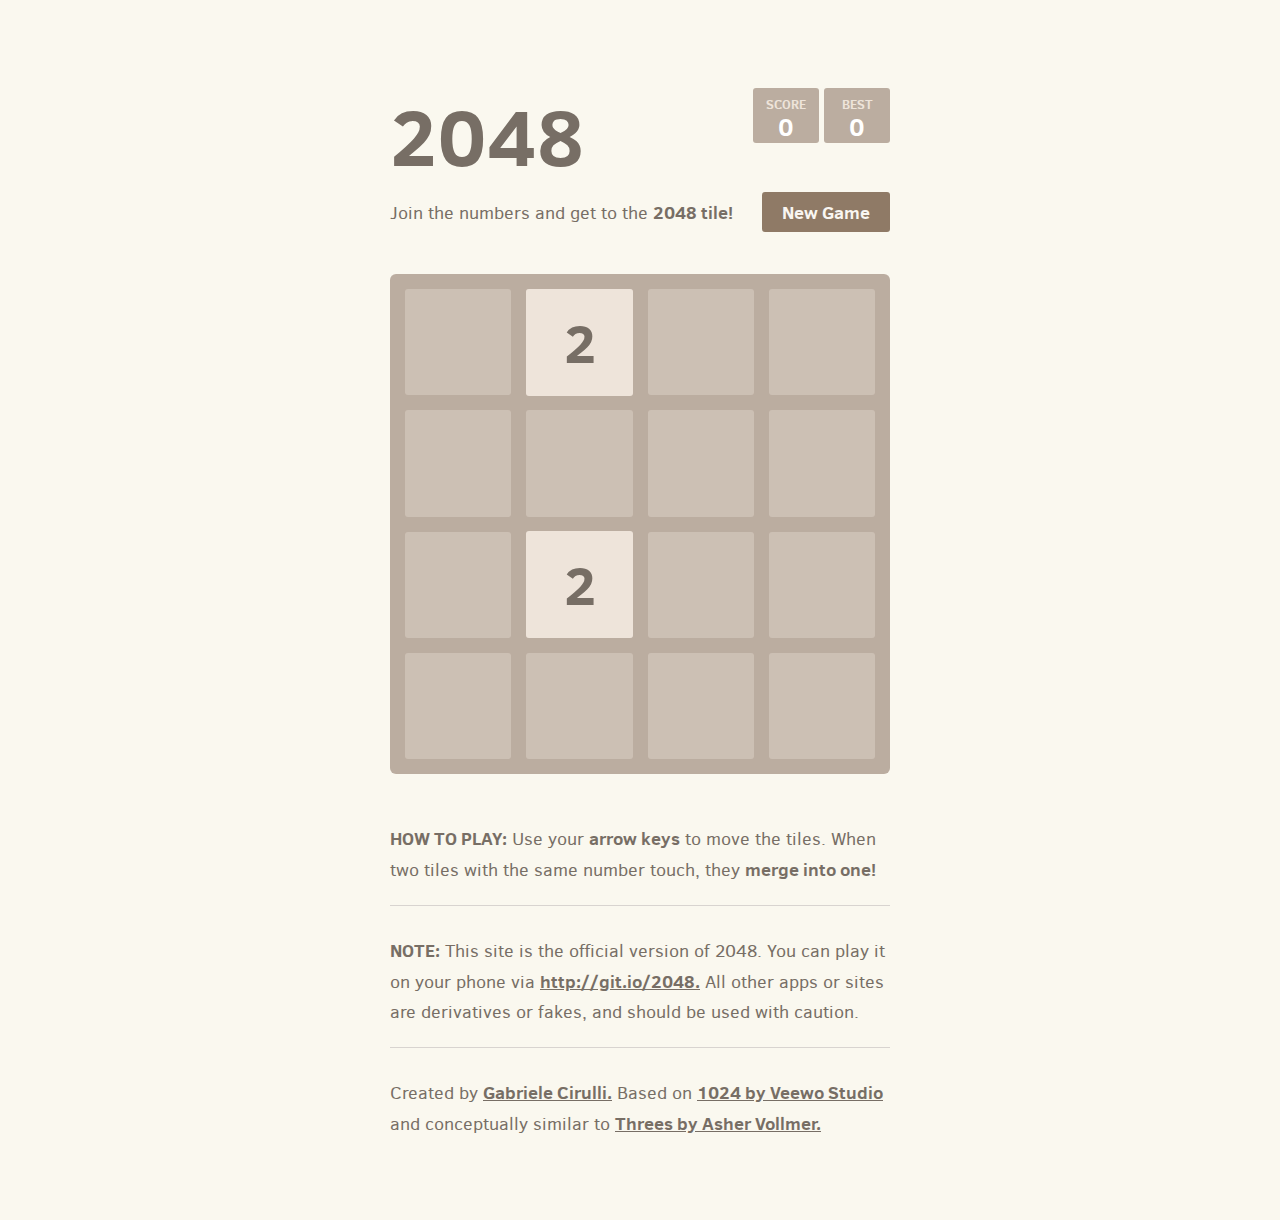
<file: GamePlayProject/Games/2048-master/index.html>
<!DOCTYPE html>
<html>
<head>
  <meta charset="utf-8">
  <title>2048</title>

  <link href="style/main.css" rel="stylesheet" type="text/css">
  <link rel="shortcut icon" href="favicon.ico">
  <link rel="apple-touch-icon" href="meta/apple-touch-icon.png">
  <link rel="apple-touch-startup-image" href="meta/apple-touch-startup-image-640x1096.png" media="(device-width: 320px) and (device-height: 568px) and (-webkit-device-pixel-ratio: 2)"> <!-- iPhone 5+ -->
  <link rel="apple-touch-startup-image" href="meta/apple-touch-startup-image-640x920.png"  media="(device-width: 320px) and (device-height: 480px) and (-webkit-device-pixel-ratio: 2)"> <!-- iPhone, retina -->
  <meta name="apple-mobile-web-app-capable" content="yes">
  <meta name="apple-mobile-web-app-status-bar-style" content="black">

  <meta name="HandheldFriendly" content="True">
  <meta name="MobileOptimized" content="320">
  <meta name="viewport" content="width=device-width, target-densitydpi=160dpi, initial-scale=1.0, maximum-scale=1, user-scalable=no, minimal-ui">
</head>
<body>
  <div class="container">
    <div class="heading">
      <h1 class="title">2048</h1>
      <div class="scores-container">
        <div class="score-container">0</div>
        <div class="best-container">0</div>
      </div>
    </div>

    <div class="above-game">
      <p class="game-intro">Join the numbers and get to the <strong>2048 tile!</strong></p>
      <a class="restart-button">New Game</a>
    </div>

    <div class="game-container">
      <div class="game-message">
        <p></p>
        <div class="lower">
	        <a class="keep-playing-button">Keep going</a>
          <a class="retry-button">Try again</a>
        </div>
      </div>

      <div class="grid-container">
        <div class="grid-row">
          <div class="grid-cell"></div>
          <div class="grid-cell"></div>
          <div class="grid-cell"></div>
          <div class="grid-cell"></div>
        </div>
        <div class="grid-row">
          <div class="grid-cell"></div>
          <div class="grid-cell"></div>
          <div class="grid-cell"></div>
          <div class="grid-cell"></div>
        </div>
        <div class="grid-row">
          <div class="grid-cell"></div>
          <div class="grid-cell"></div>
          <div class="grid-cell"></div>
          <div class="grid-cell"></div>
        </div>
        <div class="grid-row">
          <div class="grid-cell"></div>
          <div class="grid-cell"></div>
          <div class="grid-cell"></div>
          <div class="grid-cell"></div>
        </div>
      </div>

      <div class="tile-container">

      </div>
    </div>

    <p class="game-explanation">
      <strong class="important">How to play:</strong> Use your <strong>arrow keys</strong> to move the tiles. When two tiles with the same number touch, they <strong>merge into one!</strong>
    </p>
    <hr>
    <p>
    <strong class="important">Note:</strong> This site is the official version of 2048. You can play it on your phone via <a href="http://git.io/2048">http://git.io/2048.</a> All other apps or sites are derivatives or fakes, and should be used with caution.
    </p>
    <hr>
    <p>
    Created by <a href="http://gabrielecirulli.com" target="_blank">Gabriele Cirulli.</a> Based on <a href="https://itunes.apple.com/us/app/1024!/id823499224" target="_blank">1024 by Veewo Studio</a> and conceptually similar to <a href="http://asherv.com/threes/" target="_blank">Threes by Asher Vollmer.</a>
    </p>
  </div>

  <script src="js/bind_polyfill.js"></script>
  <script src="js/classlist_polyfill.js"></script>
  <script src="js/animframe_polyfill.js"></script>
  <script src="js/keyboard_input_manager.js"></script>
  <script src="js/html_actuator.js"></script>
  <script src="js/grid.js"></script>
  <script src="js/tile.js"></script>
  <script src="js/local_storage_manager.js"></script>
  <script src="js/game_manager.js"></script>
  <script src="js/application.js"></script>
</body>
</html>
</file>
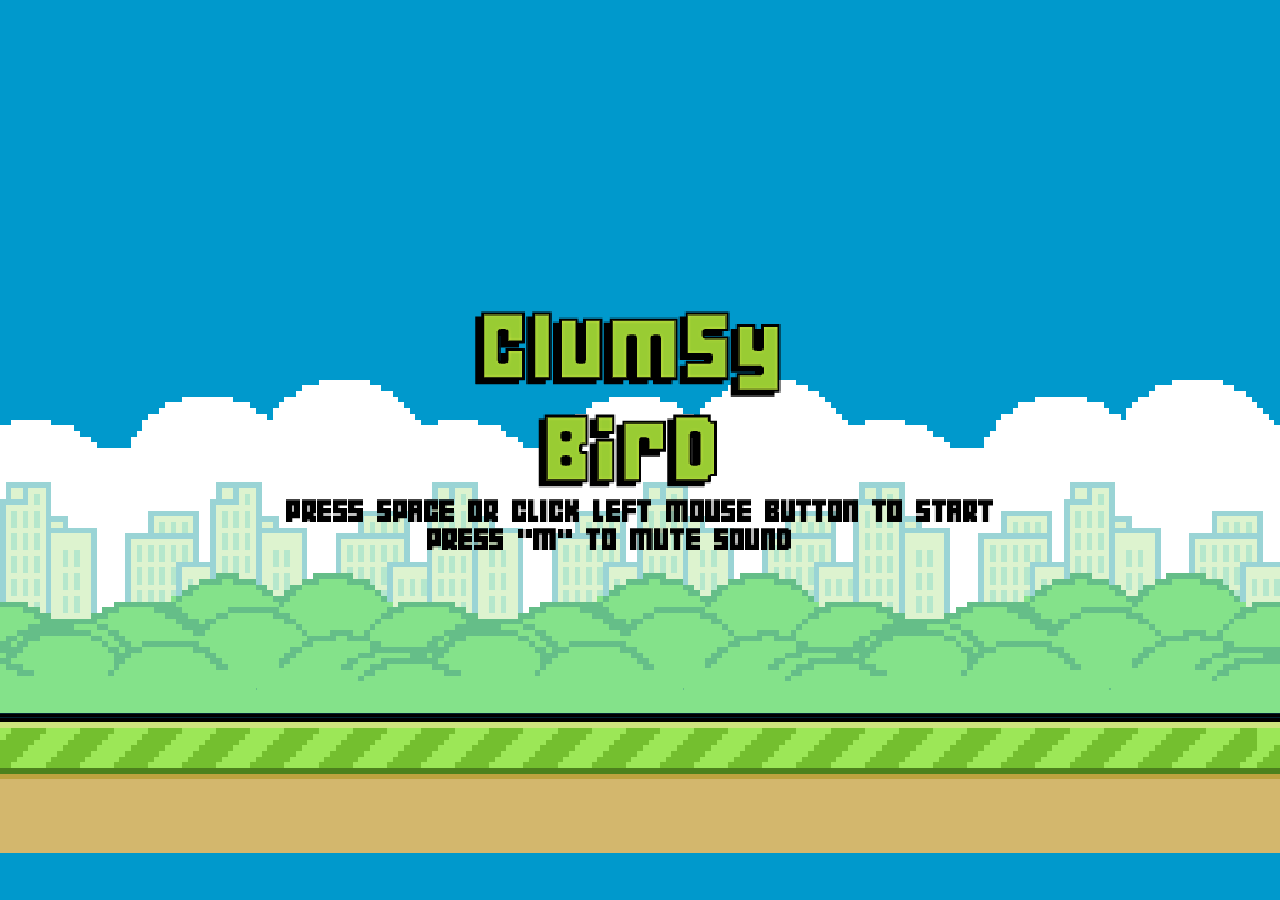
<file: GamePlayProject/Games/clumsy-bird-master/index.html>
<!DOCTYPE HTML>
<html lang="en">
    <head>
        <title>Clumsy Bird</title>
        <link rel="apple-touch-icon-precomposed" href="data/img/touch-icon-iphone.png"/>
        <link rel="apple-touch-icon-precomposed" sizes="120x120" href="data/img/touch-icon-iphone-retina.png"/>
        <link rel="shortcut icon" href="data/img/favicon.ico">
        <link rel="stylesheet" type="text/css" media="screen" href="index.css">
        <meta id="viewport" name="viewport" content="width=device-width, initial-scale=1, maximum-scale=1, user-scalable=no">
        <meta name="apple-mobile-web-app-capable" content="yes">
        <meta name="apple-mobile-web-app-status-bar-style" content="black">
        <meta name="apple-mobile-web-app-title" content="Clumsy Bird">
        <meta charset="UTF-8" />
        <meta name="description" content="Clumsy Bird - A Flappy Bird clone using MelonJS"/>
        <meta name="keywords" content="flappybird, flappy, bird, game, html5, melonjs,clone"/>
        <meta name="robots" content="index, follow">
        <meta name="google-site-verification" content="RDZI9SqVaffd48uHfZMv67-YdvviOMe2HuULEYqVgd4" />
        <meta property="og:image" content="http://ellisonleao.github.io/clumsy-bird/data/img/bg.png" />
        <meta property="og:title" content="Clumsy Bird - A Flappy Bird clone using MelonJS"/>
        <meta property="og:url" content="http://ellisonleao.github.io/clumsy-bird/"/>
        <meta property="og:site_name" content="Clumsy Bird - MelonJS"/>

        <!-- Twitter Card -->
        <meta name="twitter:hashtag" content="clumsybird" />
        <meta name="twitter:card" content="summary" />
        <meta name="twitter:site" content="@ellisonleao" />
        <meta name="twitter:creator" content="@ellisonleao" />
        <meta name="twitter:title" content="Clumsy Bird" />
        <meta name="twitter:description" content="A Flappy Bird melonJS clone" />

        <!-- Humans -->
        <link rel="author" href="humans.txt" />
    </head>

    <body>
        <!-- Canvas placeholder -->
        <div id="screen"></div>

        <!-- melonJS Library -->
        <script type="text/javascript" src="js/melonJS-min.js" ></script>
        <script type="text/javascript" src="build/clumsy-min.js" ></script>
        <script type="text/javascript">
            window.onReady(function onReady() {
                game.onload();
            });
        </script>

    </body>
</html>
</file>
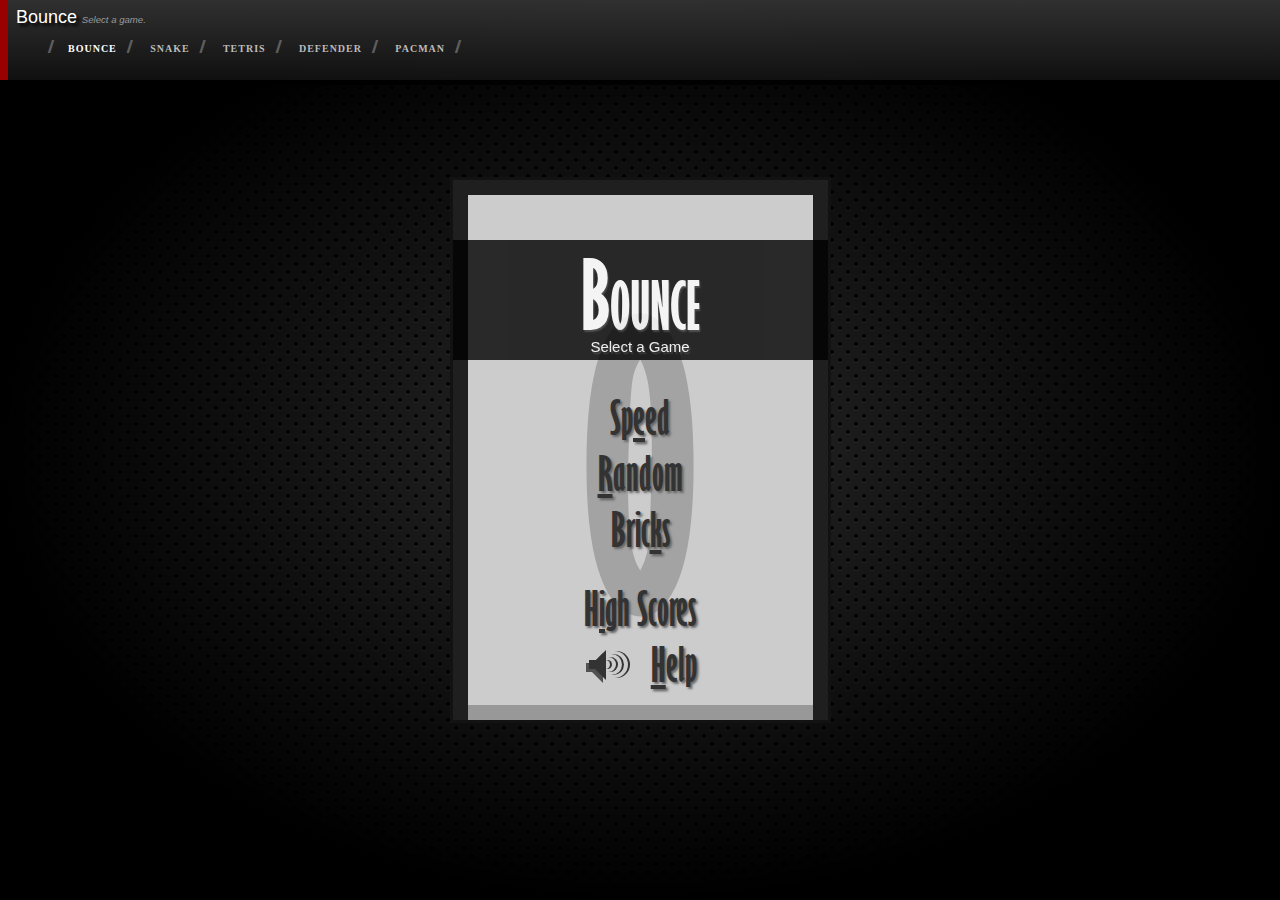
<file: GamePlayProject/Games/gamescoll html5 js/index.html>
<!DOCTYPE html>
<html lang="es">
<head>
    <meta charset="utf-8" />
    <title>HTML5 Games</title>
    <link rel="stylesheet" href="style.css" />
</head>
<body>
    <header>
        <h1 id="title">Bounce</h1>
        <p id="expand">Expand for more games.</p>
        <p id="select">Select a game.</p>
        <ul id="nav">
            <li><a href="#bounce" data-game="bounce">Bounce</a></li>
            <li><a href="#snake" data-game="snake">Snake</a></li>
            <li><a href="#tetris" data-game="tetris">Tetris</a></li>
            <li><a href="#defender" data-game="defender">Defender</a></li>
            <li><a href="#pacman" data-game="pacman">Pacman</a></li>
        </ul>
    </header>
    <iframe id="machine"></iframe>
    
    <script>
        function play(game) {
            "use strict";
            
            var i, li = document.getElementById("nav").getElementsByTagName("li");
            for (i = 0; i < li.length; i += 1) {
                if (li[i].children[0].getAttribute("data-game") === game) {
                    li[i].className = "selected";
                } else {
                    li[i].className = "";
                }
            }
            document.getElementById("title").innerHTML = game;
            document.getElementById("machine").src = game + "/index.html";
            document.title = "HTML5 Games: " + game.substring(0, 1).toUpperCase() + game.substring(1);
        }
        
        function loader() {
            "use strict";
            var header = document.querySelector("header");
            play(location.hash.substring(1) || "bounce");
            
            header.addEventListener("mouseover", function (e) {
                header.classList.add("expand");
            });
            header.addEventListener("mouseout", function (e) {
                header.classList.remove("expand");
            });
            document.querySelector("#nav").addEventListener("click", function (e) {
                play(e.target.dataset.game);
            });
        }
        
        window.addEventListener("load", function () {
            "use strict";
            loader();
        }, false);
    </script>
</body>
</html>
</file>
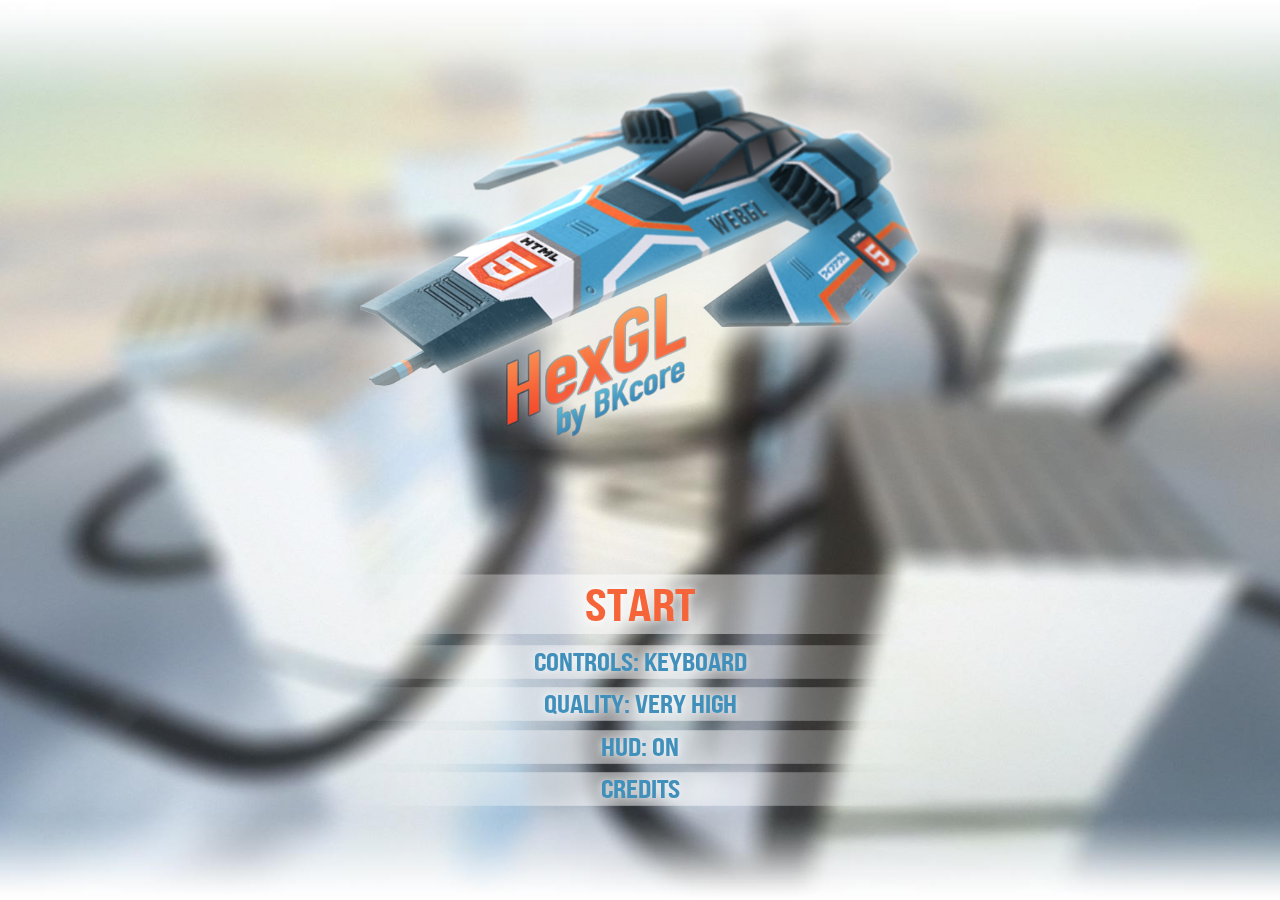
<file: GamePlayProject/Games/HexGL-master/index.html>
<!doctype html>
<html lang="en">
  <head>
    <title>HexGL by BKcore</title>
    <meta charset="utf-8">
    <meta name="description" content="HexGL is a futuristic racing game built by Thibaut Despoulain (BKcore) using HTML5, Javascript and WebGL. Come challenge your friends on this fast-paced 3D game!">
    <meta property="og:title" content="HexGL, the HTML5 futuristic racing game." />
    <meta property="og:type" content="game" />
    <meta property="og:url" content="http://hexgl.bkcore.com/" />
    <meta property="og:image" content="http://hexgl.bkcore.com/image.png" />
    <meta property="og:site_name" content="HexGL by BKcore" />
    <meta property="fb:admins" content="1482017639" />
    <link rel="icon" href="http://hexgl.bkcore.com/favicon.png" type="image/png">
    <link rel="shortcut icon" href="http://hexgl.bkcore.com/favicon.png" type="image/png">
    <meta name="viewport" content="width=device-width, user-scalable=no, minimum-scale=1.0, maximum-scale=1.0">
    <link rel="stylesheet" href="css/multi.css" type="text/css" charset="utf-8">
    <link rel="stylesheet" href="css/fonts.css" type="text/css" charset="utf-8">
    <style>
      body {
        padding:0;
        margin:0;
      }
      canvas { pointer-events:none; width: 100%;}
      #overlay{
        position: absolute;
        z-index: 9999;
        top: 0;
        left: 0;
        width: 100%;
      }
    </style>
    <script type="text/javascript">
    //analytics
    var _gaq = _gaq || [];
    _gaq.push(['_setAccount', 'UA-26274524-4']);
    _gaq.push(['_trackPageview']);
    (function() {
      var ga = document.createElement('script'); ga.type = 'text/javascript'; ga.async = true;
      ga.src = ('https:' == document.location.protocol ? 'https://ssl' : 'http://www') + '.google-analytics.com/ga.js';
      var s = document.getElementsByTagName('script')[0]; s.parentNode.insertBefore(ga, s);
    })();
    </script>
  </head>

  <body>
    <div id="step-1">
      <div id="global"></div>
      <div id="title">
      </div>
      <div id="menucontainer">
        <div id="menu">
          <div id="start">Start</div>
          <div id="s-controlType">Controls: Keyboard</div>
          <div id="s-quality">Quality: High</div>
          <div id="s-hud">HUD: On</div>
          <div id="s-godmode" style="display: none">Godmode: Off</div>
          <div id="s-credits">Credits</div>
        </div>
      </div>
    </div>
    <div id="step-2" style="display: none">
      <div id="ctrl-help">Click/Touch to continue.</div>
    </div>
    <div id="step-3" style="display: none">
      <div id="progressbar"></div>
    </div>
    <div id="step-4" style="display: none">
      <div id="overlay"></div>
      <div id="main"></div>
    </div>
    <div id="step-5" style="display: none">
      <div id="time"></div>
      <div id="ctrl-help">Click/Touch to continue.</div>
    </div>
    <div id="credits" style="display: none">
      <h3>Code</h3>
      <p><b>Concept and Development</b><br>Thibaut Despoulain (BKcore)</p>
      <p><b>Contributors</b><br>townxelliot<br>mahesh.kk</p>
      <p><b>Technologies</b><br>WebGL<br>JavaScript<br>CoffeeScript<br>Three.js<br>LeapMotion</p>
      <h3>Graphics</h3>
      <p><b>HexMKI base model</b><br>Charnel</p>
      <p><b>Track texture</b><br>Nobiax</p>
      <h4>Click anywhere to continue.</h4>
    </div>

    <div id="leapinfo" style="display: none"></div>

    <script src="libs/leap-0.4.1.min.js"></script>
    <script src="libs/Three.dev.js"></script>
    <script src="libs/ShaderExtras.js"></script>
    <script src="libs/postprocessing/EffectComposer.js"></script>
    <script src="libs/postprocessing/RenderPass.js"></script>
    <script src="libs/postprocessing/BloomPass.js"></script>
    <script src="libs/postprocessing/ShaderPass.js"></script>
    <script src="libs/postprocessing/MaskPass.js"></script>
    <script src="libs/Detector.js"></script>
    <script src="libs/Stats.js"></script>
    <script src="libs/DAT.GUI.min.js"></script>

    <script src="bkcore.coffee/controllers/TouchController.js"></script>
    <script src="bkcore.coffee/controllers/OrientationController.js"></script>
    <script src="bkcore.coffee/controllers/GamepadController.js"></script>

    <script src="bkcore.coffee/Timer.js"></script>
    <script src="bkcore.coffee/ImageData.js"></script>
    <script src="bkcore.coffee/Utils.js"></script>

    <script src="bkcore/threejs/RenderManager.js"></script>
    <script src="bkcore/threejs/Shaders.js"></script>
    <script src="bkcore/threejs/Particles.js"></script>
    <script src="bkcore/threejs/Loader.js"></script>

    <script src="bkcore/Audio.js"></script>

    <script src="bkcore/hexgl/HUD.js"></script>
    <script src="bkcore/hexgl/RaceData.js"></script>
    <script src="bkcore/hexgl/ShipControls.js"></script>
    <script src="bkcore/hexgl/ShipEffects.js"></script>
    <script src="bkcore/hexgl/CameraChase.js"></script>
    <script src="bkcore/hexgl/Gameplay.js"></script>

    <script src="bkcore/hexgl/tracks/Cityscape.js"></script>

    <script src="bkcore/hexgl/HexGL.js"></script>

    <script src="launch.js"></script>

  </body>
</html>
</file>
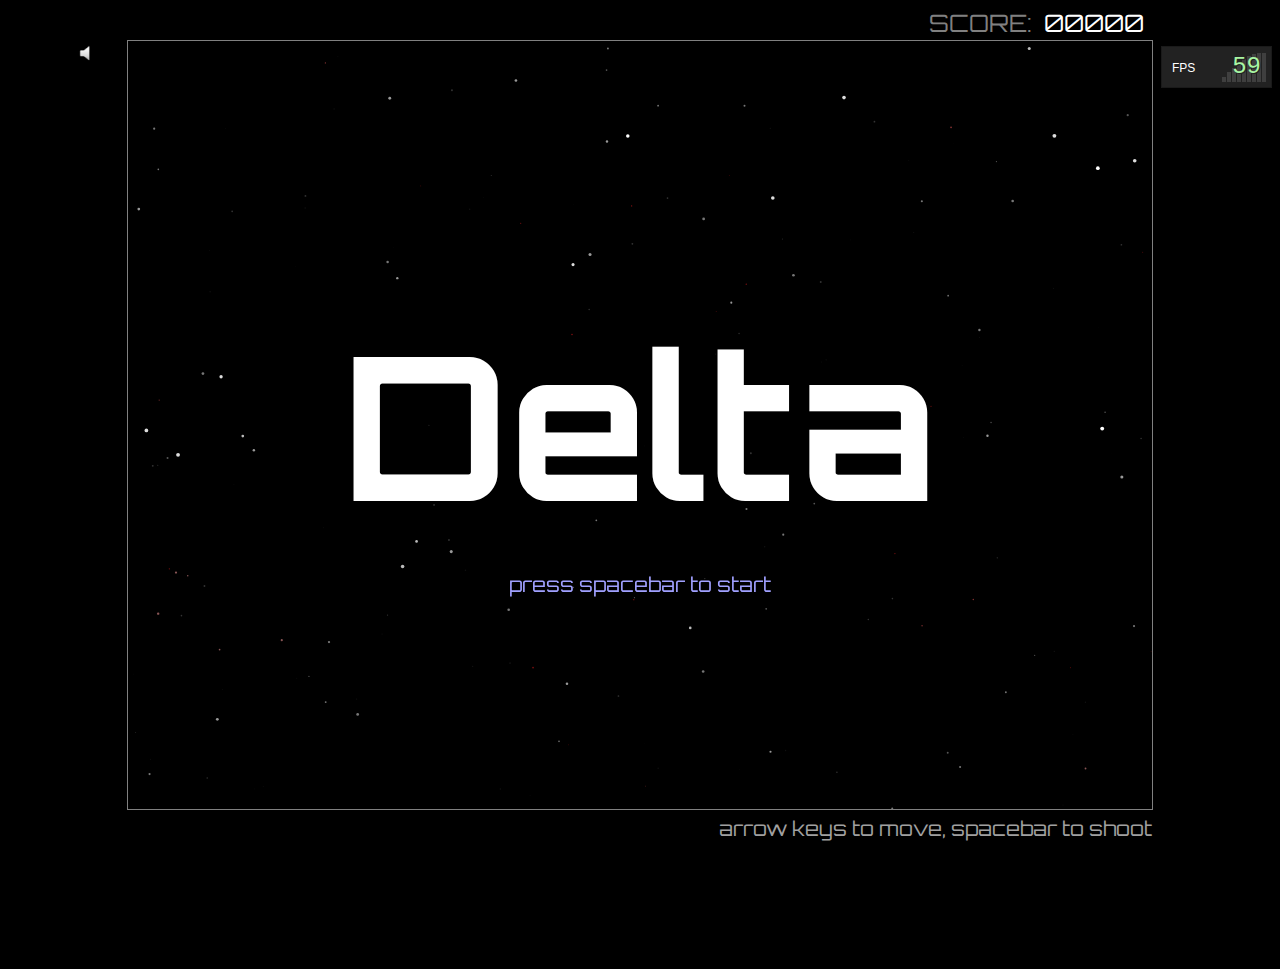
<file: GamePlayProject/Games/javascript-delta-master/index.html>
<!DOCTYPE html>
<html>
<head>
  <meta http-equiv="X-UA-Compatible" content="IE=edge" />
  <meta http-equiv="Content-type" content="text/html; charset=utf-8"/>
  <link href='http://fonts.googleapis.com/css?family=Orbitron:400,500,700,900' rel='stylesheet' type='text/css'>
  <link href="css/normalize.css" media="screen, print" rel="stylesheet" type="text/css" />
  <link href="css/delta.css"  media="screen, print" rel="stylesheet" type="text/css" />
  <title>Javascript Delta</title>
</head>

<body>

  <div id="delta">

    <div id="scoreboard">
      <span class="lives"><span class="label">LIVES:</span><img class="one" src="images/life.png"><img class="two" src="images/life.png"><img class="three" src="images/life.png"></span>
      <span class="score"><span class="label">SCORE:</span><span class="value">00000</span></span>
    </div>

    <img id="booting" src='images/booting.gif'>

    <h1 id="title"   style="display:none;">Delta</h1>
    <h2 id="start"   style="display:none;">press spacebar to start</h1>
    <h1 id="prepare" style="display:none;">Fasten Your Seatbelt</h1>

    <canvas id="canvas">
      <div class="unsupported">
        Sorry, this example cannot be run because your browser does not support the &lt;canvas&gt; element
      </div>
    </canvas>

    <div id="instructions">
      arrow keys to move, spacebar to shoot
    </div>

    <div id='sound' class='on' title='toggle music and fx' style="display:none;"></div>

  </div>

  <script src="js/vendor.js"></script>
  <script src="js/game.js"></script>
  <script src="js/delta.js"></script>
  <script>
    Delta();
  </script>

</body>
</html>
</file>
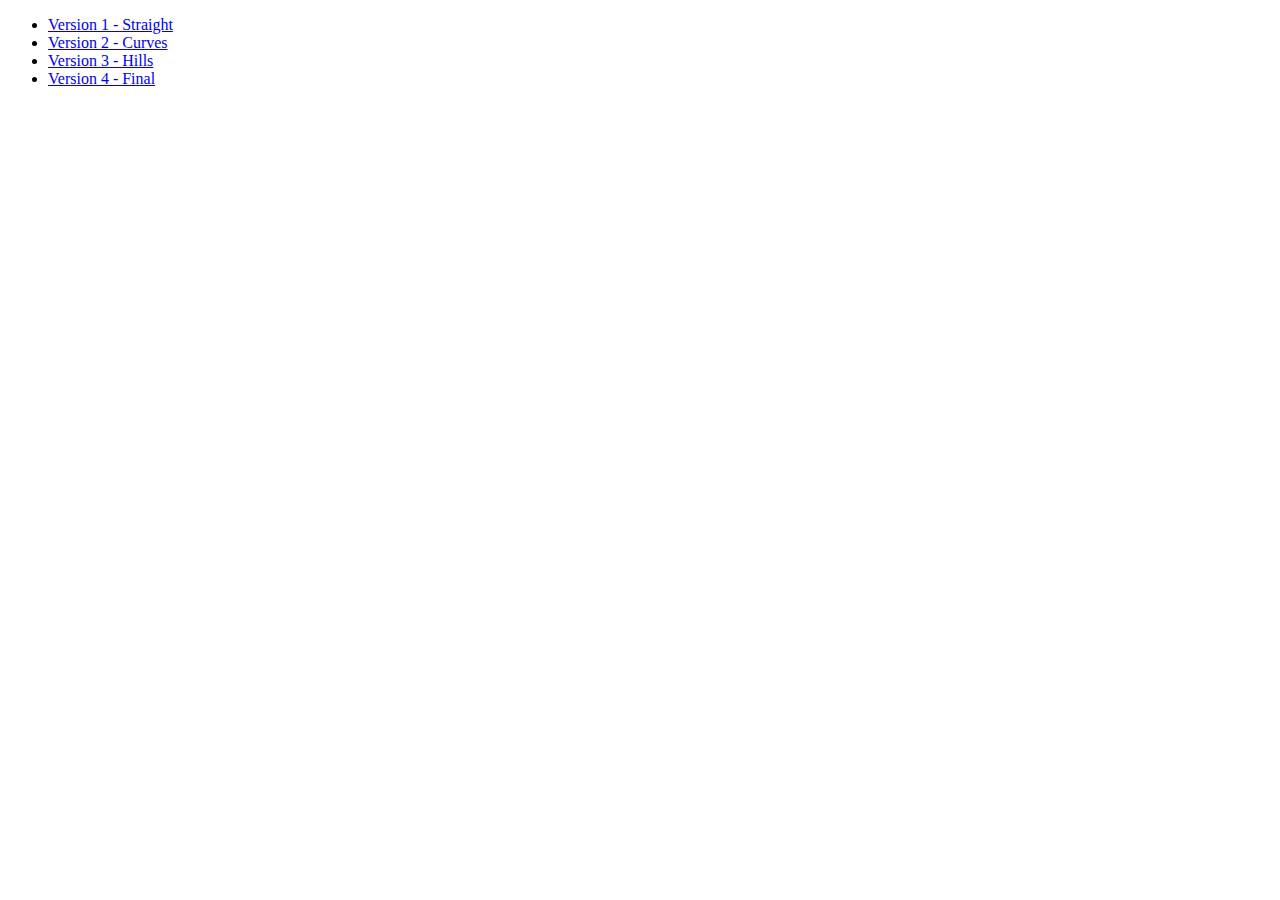
<file: GamePlayProject/Games/javascript-racer-master/index.html>
<!DOCTYPE html> 
<html>
<head>
  <title>Javascript Racer</title>
  <meta http-equiv="Content-Type" content="text/html; charset=utf-8"/>
</head> 

<body> 

  <ul>
    <li><a href='v1.straight.html'>Version 1 - Straight</a></li>
    <li><a href='v2.curves.html'>Version 2 - Curves</a></li>
    <li><a href='v3.hills.html'>Version 3 - Hills</a></li>
    <li><a href='v4.final.html'>Version 4 - Final</a></li>
  </ul>

</body> 
</html>
</file>
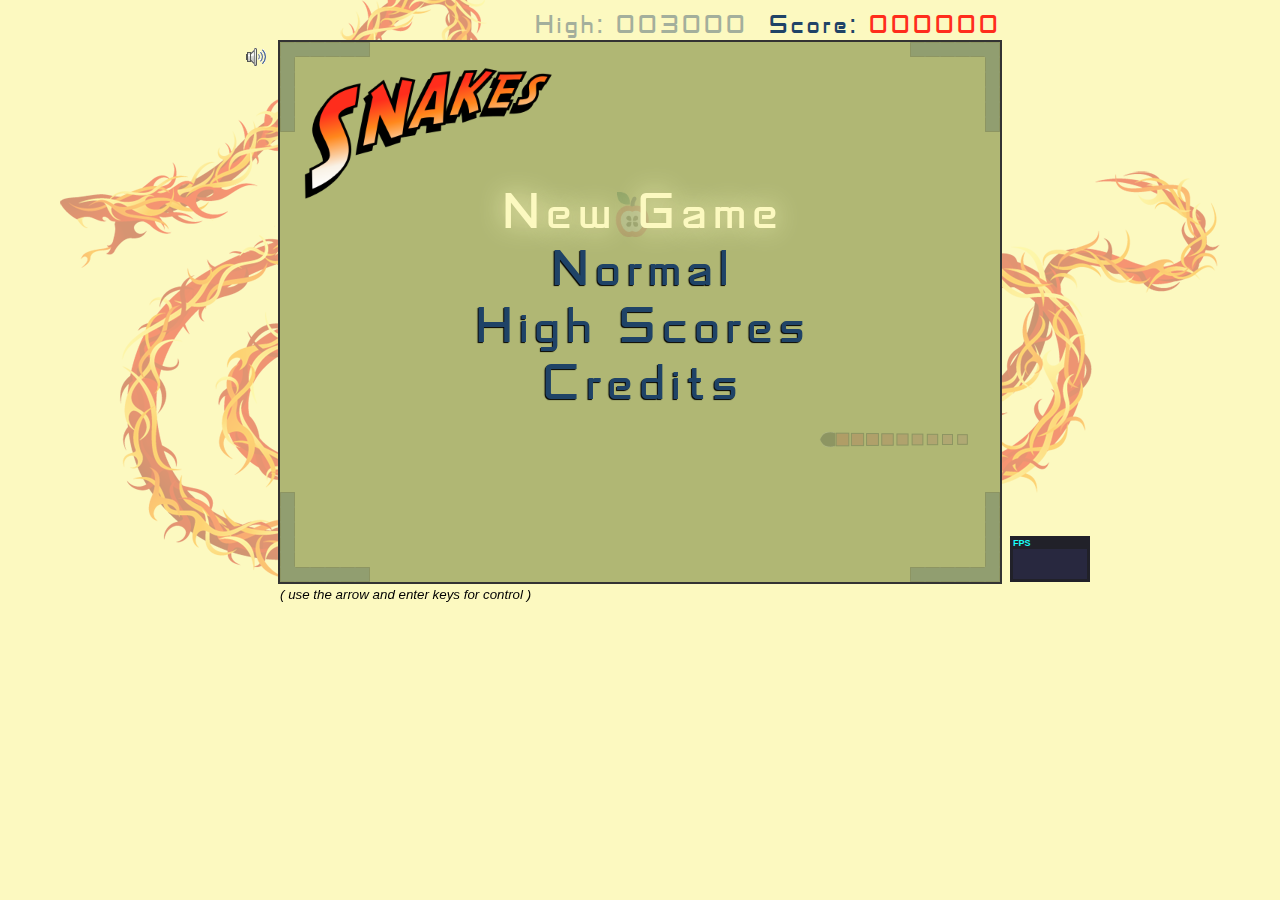
<file: GamePlayProject/Games/javascript-snakes-master/index.html>
<!DOCTYPE html> 
<html>
<head>
  <title>Javascript Snakes</title>
  <meta http-equiv="Content-Type" content="text/html; charset=utf-8"/>
  <link href="snakes.min.css" media="screen, print" rel="stylesheet" type="text/css" /> 
</head> 
 
<body> 

  <div id="snakes">

    <img src='s.gif' class='watermark top'>
    <img src='s.gif' class='watermark left'>
    <img src='s.gif' class='watermark right'>

    <div id='sound' class='on' title='toggle music and fx' style='display:none;'></div>

    <div id="score">
      <span class="current"><span class='label'>Score: </span><span class="value">000000</span></span>
      <span class="high"><span class='label'>High: </span><span class="value">000000</span></span>
    </div>

    <canvas id="canvas">
      <div class='unsupported'>
        Sorry, this example cannot be run because your browser does not support the &lt;canvas&gt; element
      </div>
    </canvas>

    <div id="overlay">

      <img id="logo" src="images/logo.png">

      <div id="loading" class='menu' style='display:none;'>
        <h1>Loading...</h1>
      </div>

      <div id="highscores" class='menu' style='display:none;'>
        <h1>High Scores</h1>
        <ul></ul>
      </div>

      <div id="credits" class='menu' style='display:none;'>
        <ul>
          <li class='author'>Created by <a target="_credits" href="http://codeincomplete.com/posts/2011/8/5/starting_snakes/">Jake Gordon</a></li>
          <li><span class='key'>            Logo </span> <a class='value' target="_credits" href="http://codeincomplete.com/posts/2011/7/16/quest_for_indy_font/">Jake Gordon</a></li>
          <li><span class='key'>           Fonts </span> <a class='value' target="_credits" href="http://www.dafont.com/sf-fedora.font">SF Fedora</a></li>
          <li><span class='key'>       Watermark </span> <a class='value' target="_credits" href="http://www.istockphoto.com/file_closeup.php?id=4788598">VichanChairat</a></li>
          <li><span class='key'>           Music </span> <a class='value' target="_credits" href="http://luckylionstudios.com/royalty-free-video-game-music-library/">Lucky Lion Studios</a></li>
          <li><span class='key'>        Sound FX </span> <a class='value' target="_credits" href="http://www.premiumbeat.com/">Premium Beat</a></li>
          <li><span class='key'>JS state machine </span> <a class='value' target="_credits" href="https://github.com/jakesgordon/javascript-state-machine">Jake Gordon</a></li>
          <li><span class='key'>     JS selector </span> <a class='value' target="_credits" href="http://sizzlejs.com/">Sizzle</a></li>
          <li><span class='key'>        JS audio </span> <a class='value' target="_credits" href="https://github.com/jakesgordon/javascript-audio-fx">Jake Gordon</a></li>
          <li><span class='key'>    JS animation </span> <a class='value' target="_credits" href="http://berniesumption.com/software/animator/">Bernie Sumption</a></li>
          <li><span class='key'>      JS counter </span> <a class='value' target="_credits" href="https://github.com/mrdoob/stats.js">Mr.Doob</a></li>
        </ul>
      </div>
    </div>

    <div id="help">
      ( use the arrow and enter keys for control )
    </div>

  </div>

  <script src="snakes.min.js"></script>
  <script>
  Game.ready(function() {
    game = Snakes();
  });
  </script>

</body> 
</html>
</file>
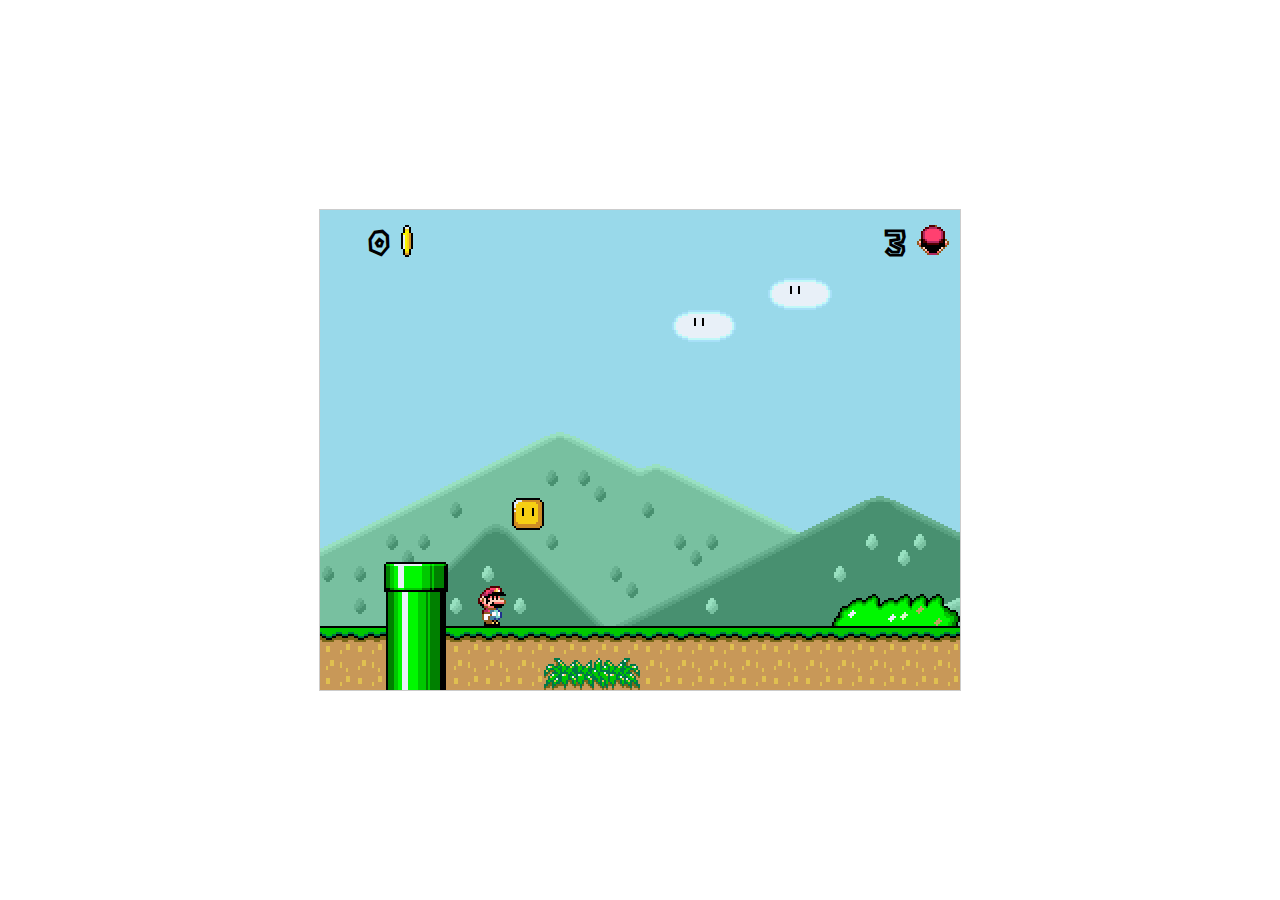
<file: GamePlayProject/Games/mario/index.html>
﻿<!doctype html>
<html>
<head>
<meta charset=utf-8 />
<title>Super Mario HTML5 Test</title>
<link href="Content/style.css" rel="stylesheet" />
</head>
<body>
<div id="game">
<div id="world">
</div>
<div id="coinNumber" class="gauge">0</div>
<div id="coin" class="gaugeSprite"></div>
<div id="liveNumber" class="gauge">0</div>
<div id="live" class="gaugeSprite"></div>
</div>
<script src="https://ajax.googleapis.com/ajax/libs/jquery/1.7.2/jquery.min.js"></script>
<script>window.jQuery || document.write('<script src="Scripts/jQuery.js"><\/script>')</script>
<script src="Scripts/testlevels.js"></script>
<script src="Scripts/oop.js"></script>
<script src="Scripts/keys.js"></script>
<script src="Scripts/constants.js"></script>
<script src="Scripts/main.js"></script>
</body>
</html>
</file>
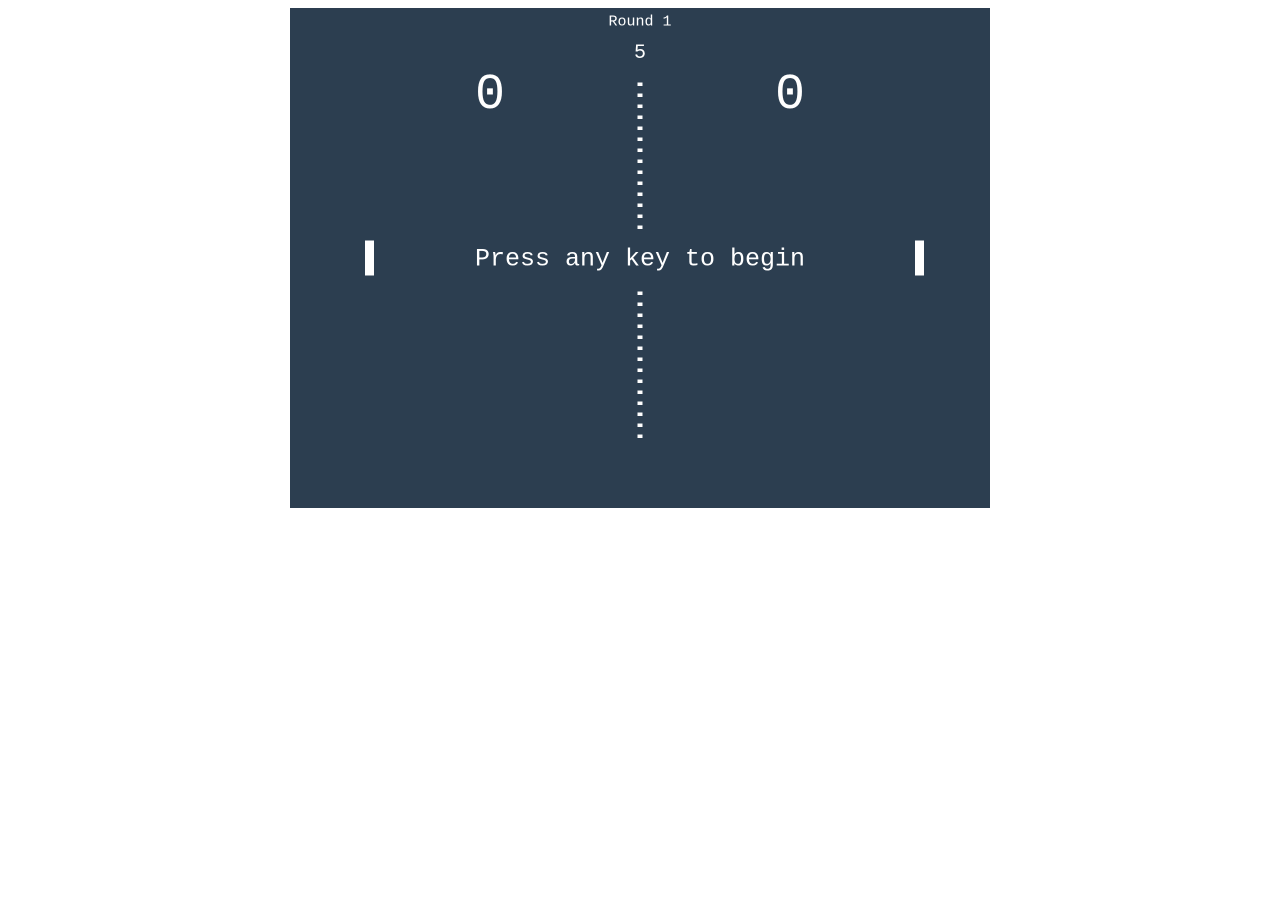
<file: GamePlayProject/Games/pong/index.html>
<!DOCTYPE html>
<html lang="en" >

<head>
  <meta charset="UTF-8">
  <title>Pong game with JavaScript</title>
  <script>
 // Audio (Game sounds) in base64 format.
 var beep1 = new Audio(
  "[data-uri]"
 );
 var beep2 = new Audio(
  "[data-uri]"
 );
 var beep3 = new Audio(
  "[data-uri]"
 );
</script>
  
  
      <link rel="stylesheet" href="css/style.css">

  
</head>

<body>

  <canvas></canvas>
  
  

    <script  src="js/index.js"></script>




</body>

</html>
</file>
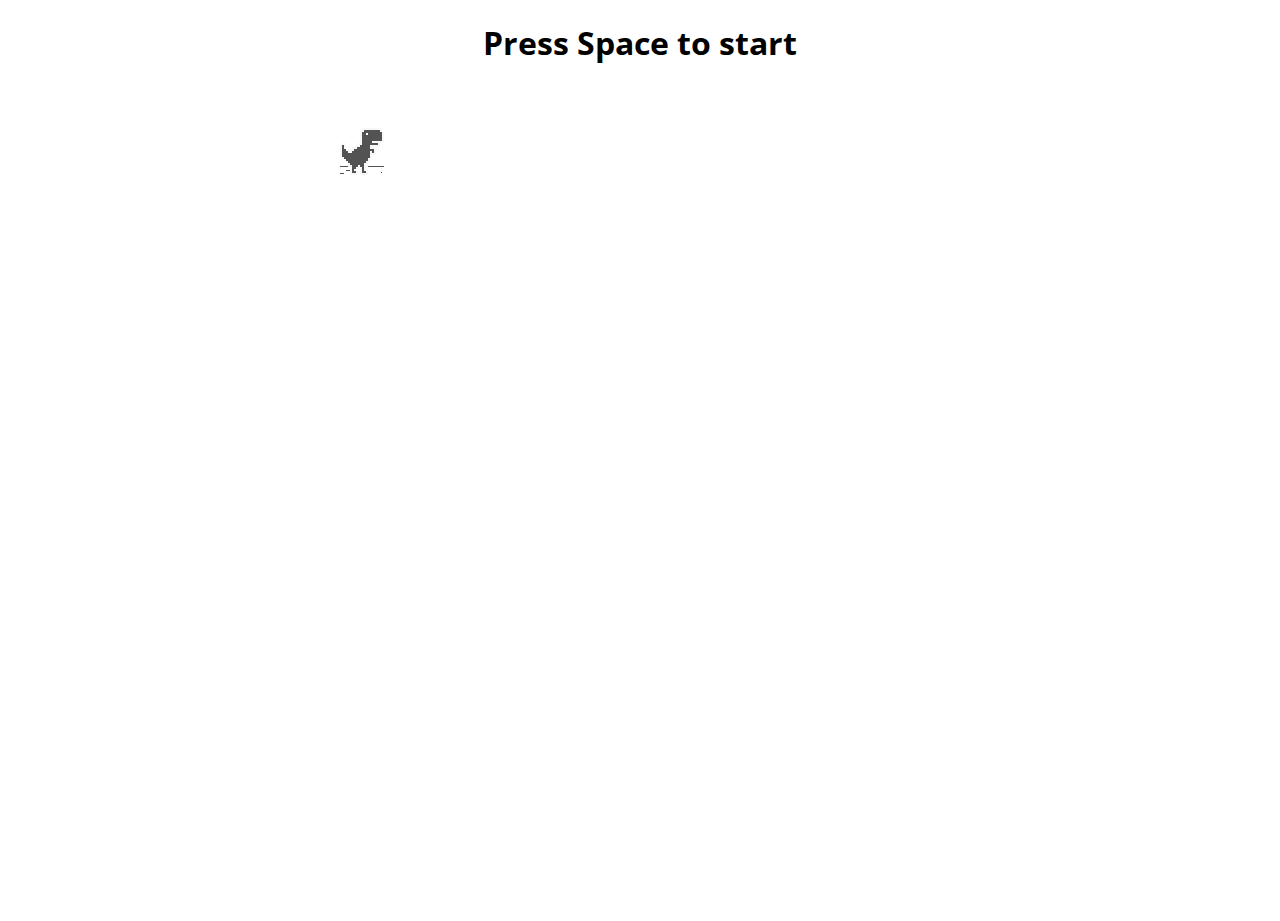
<file: GamePlayProject/Games/t-rex-runner-gh-pages/index.html>
<!doctype html>
<html>

<head>
    <meta charset="utf-8">
    <meta name="viewport" content="width=device-width, initial-scale=1.0,maximum-scale=1.0, user-scalable=no">
    <title >chrome easter egg: t-rex runner</title>
    <link rel="stylesheet" href="index.css">
    <link href="https://fonts.googleapis.com/css?family=Open+Sans" rel="stylesheet"> 
    <script src="index.js"></script>
</head>

<body id="t" class="offline">
    <div id="messageBox" class="sendmessage">
         <h1 style="text-align: center;font-family: 'Open Sans', sans-serif;">Press Space to start</h1>
         <div class="niokbutton" onclick="okbuttonsend()"></div>
    </div>
    <div id="main-frame-error" class="interstitial-wrapper">
        <div id="main-content">
            <div class="icon icon-offline" alt=""></div>
        </div>
        <div id="offline-resources">
            <img id="offline-resources-1x" src="assets/default_100_percent/100-offline-sprite.png">
            <img id="offline-resources-2x" src="assets/default_200_percent/200-offline-sprite.png">
            <template id="audio-resources">
                <audio id="offline-sound-press" src="[data-uri]"></audio>
                <audio id="offline-sound-hit" src="[data-uri]"></audio>
                <audio id="offline-sound-reached" src="[data-uri]"></audio>
            </template>
        </div>
    </div>
</body>

<script>
    document.onkeydown = function(evt) {
    evt = evt || window.event;
    if (evt.keyCode == 32) {
        var box = document.getElementById("messageBox");
        box.style.visibility="hidden";
    }
};
</script>
    
</html>
</file>
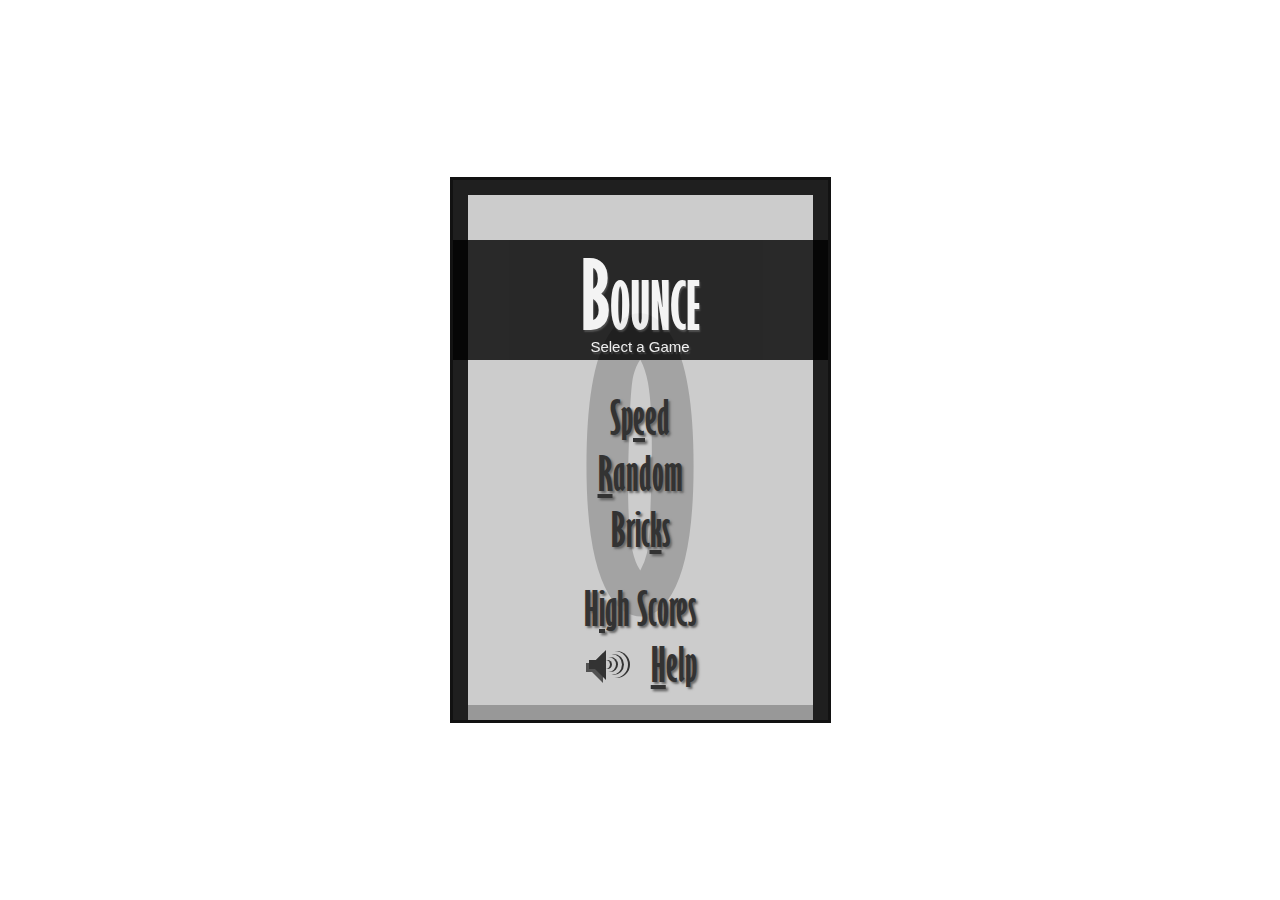
<file: GamePlayProject/Games/gamescoll html5 js/bounce/index.html>
<!DOCTYPE html>
<html lang="es">
<head>
    <meta charset="utf-8" />
    <title>Bounce</title>
    <link rel="stylesheet" href="design/style.css" />
    
    <script src="source/Ball.js"></script>
    <script src="source/Board.js"></script>
    <script src="source/Bricks.js"></script>
    <script src="source/Display.js"></script>
    <script src="source/HighScores.js"></script>
    <script src="source/Keyboard.js"></script>
    <script src="source/Mode.js"></script>
    <script src="source/Score.js"></script>
    <script src="source/Ship.js"></script>
    <script src="source/Tail.js"></script>
    <script src="source/Init.js"></script>
    
    <script src="../utils/Utils.js"></script>
    <script src="../utils/Storage.js"></script>
    <script src="../utils/Sounds.js"></script>
</head>

<body>
    <div id="container" class="mainScreen">
        <div class="count">0</div>
        <div class="bricks"></div>
        <div class="board">
            <div class="ball"></div>
            <div class="ship"></div>
            <div class="tail"></div>
        </div>
        
        <div class="messages">
            <div class="bg"></div>
            <div class="text">
                <h2>Bounce</h2>
                <p>Select a Game</p>
            </div>
            
            <div class="main">
                <ul>
                    <li><a href="#" data-action="play" data-mode="speed">Sp<u>e</u>ed</a></li>
                    <li><a href="#" data-action="play" data-mode="random"><u>R</u>andom</a></li>
                    <li><a href="#" data-action="play" data-mode="bricks">Bric<u>k</u>s</a></li>
                    <li><a href="#" data-action="highScores">H<u>i</u>gh Scores</a></li>
                    <li><a href="#" data-action="help"><u>H</u>elp</a></li>
                </ul>
                <div class="audio" data-action="sound">
                    <div class="waves">
                        <div></div><div></div>
                        <div></div><div></div>
                    </div>
                    <div class="triangle"></div>
                    <div class="box"></div>
                </div>
            </div>
            
            <ul class="pause">
                <li><a href="#" data-action="endPause"><u>C</u>ontinue</a></li>
                <li><a href="#" data-action="finishGame"><u>N</u>ew Game</a></li>
            </ul>
            
            <div class="input">
                <input type="text" placeholder="Name" /> &nbsp;
                <a href="#" data-action="save"><u>O</u>k</a>
                <a class="restart" href="#" data-action="mainScreen"><u>N</u>ew Game</a>
            </div>
            
            <div class="high">
                <div class="scores"></div>
                <div class="none">No scores available</div>
                <div class="links">
                    <ul>
                        <li><a href="#" data-action="showScores" data-mode="speed">Sp<u>e</u>ed</a></li>
                        <li><a href="#" data-action="showScores" data-mode="random"><u>R</u>andom</a></li>
                        <li><a href="#" data-action="showScores" data-mode="bricks">Bric<u>k</u>s</a></li>
                        <li><a href="#" data-action="mainScreen"><u>B</u>ack</a></li>
                    </ul>
                </div>
            </div>
            
            <div class="controls">
                <ol>
                    <li>Use the mouse or left and right arrows to move the ship.</li>
                    <li>Click, Enter or Space will make the ball start moving.</li>
                    <li>Click or P will pause the game.</li>
                    <li>M will trigger the sound on and off.</li>
                    <li>Use the links or keys (underline letters) to navigate through the screens.</li>
                </ol>
                <a href="#" data-action="mainScreen"><u>B</u>ack</a>
            </div>
        </div>
    </div>
</body>
</html>
</file>
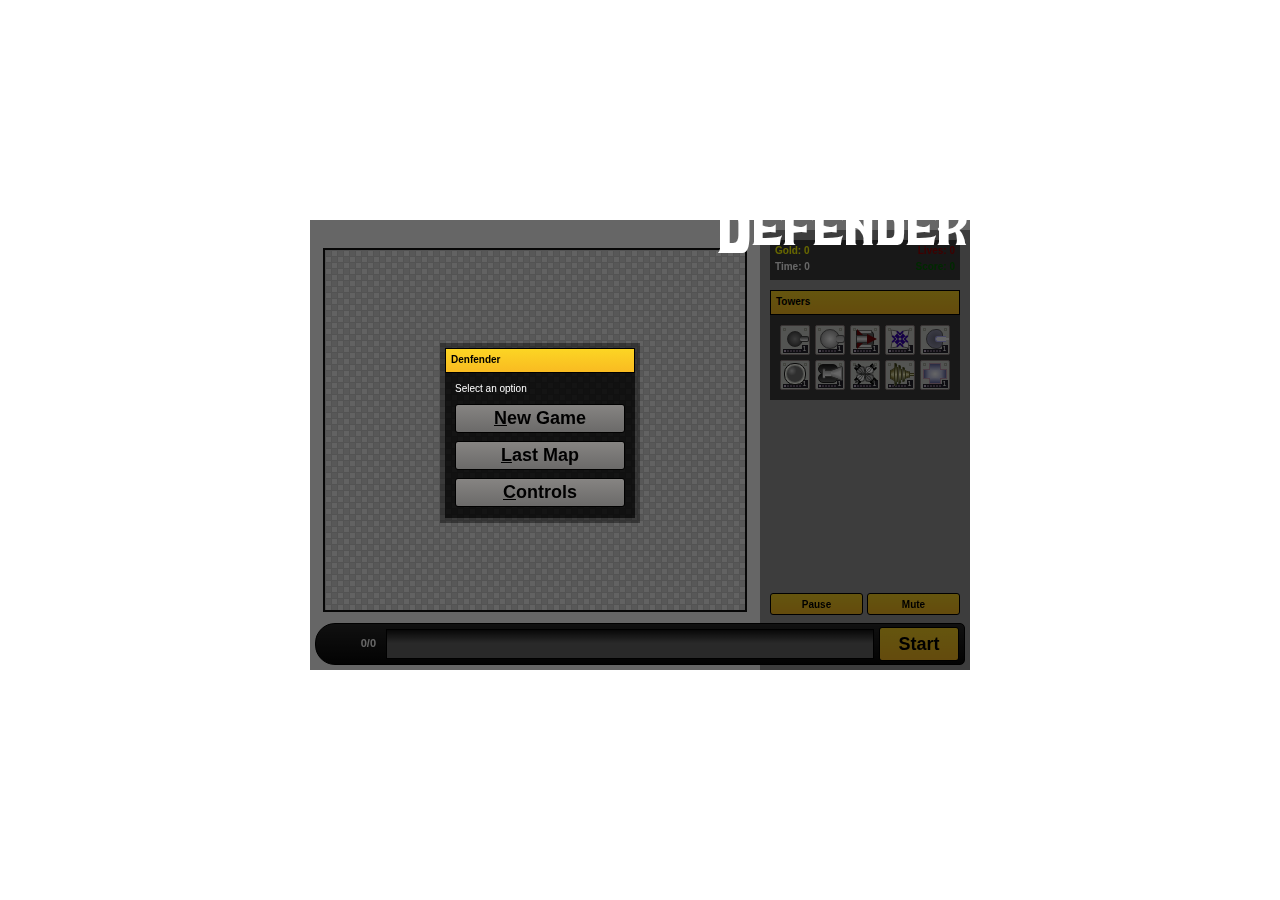
<file: GamePlayProject/Games/gamescoll html5 js/defender/index.html>
<!DOCTYPE html>
<html lang="es">
<head>
    <meta charset="utf-8" />
    <title>Defender</title>
    <link rel="stylesheet" href="design/design.css" />
    <link rel="stylesheet" href="design/towers.css" />
    <link rel="stylesheet" href="design/mobs.css" />

    <script src="source/ammo/Ammo.js"></script>
    <script src="source/ammo/AntiAirAmmo.js"></script>
    <script src="source/ammo/EarthquakeAmmo.js"></script>
    <script src="source/ammo/FastAmmo.js"></script>
    <script src="source/ammo/FrostAmmo.js"></script>
    <script src="source/ammo/InkAmmo.js"></script>
    <script src="source/ammo/LaserAmmo.js"></script>
    <script src="source/ammo/MissileAmmo.js"></script>
    <script src="source/ammo/ShootAmmo.js"></script>
    <script src="source/ammo/SnapAmmo.js"></script>
    
    <script src="source/maps/Data.js"></script>
    <script src="source/maps/Map.js"></script>
    <script src="source/maps/Maps.js"></script>
    
    <script src="source/mob/Mob.js"></script>
    <script src="source/mob/ArrowMob.js"></script>
    <script src="source/mob/DarkMob.js"></script>
    <script src="source/mob/DecoyMob.js"></script>
    <script src="source/mob/DecoyChild.js"></script>
    <script src="source/mob/FastMob.js"></script>
    <script src="source/mob/FlyingMob.js"></script>
    <script src="source/mob/GroupMob.js"></script>
    <script src="source/mob/HopperMob.js"></script>
    <script src="source/mob/InmuneMob.js"></script>
    <script src="source/mob/MorphMob.js"></script>
    <script src="source/mob/NormalMob.js"></script>
    <script src="source/mob/SpawnMob.js"></script>
    <script src="source/mob/SpawnChild.js"></script>
    
    <script src="source/mobs/Mobs.js"></script>
    <script src="source/mobs/Alerts.js"></script>
    <script src="source/mobs/Create.js"></script>
    <script src="source/mobs/Manager.js"></script>
    <script src="source/mobs/Paths.js"></script>
    <script src="source/mobs/Waves.js"></script>
    
    <script src="source/tower/Tower.js"></script>
    <script src="source/tower/RangesData.js"></script>
    <script src="source/tower/AntiAirTower.js"></script>
    <script src="source/tower/BoostTower.js"></script>
    <script src="source/tower/EarthquakeTower.js"></script>
    <script src="source/tower/FastTower.js"></script>
    <script src="source/tower/FrostTower.js"></script>
    <script src="source/tower/InkTower.js"></script>
    <script src="source/tower/LaserTower.js"></script>
    <script src="source/tower/MissileTower.js"></script>
    <script src="source/tower/ShootTower.js"></script>
    <script src="source/tower/SnapTower.js"></script>
    
    <script src="source/towers/Builder.js"></script>
    <script src="source/towers/Manager.js"></script>
    <script src="source/towers/Ranges.js"></script>
    <script src="source/towers/Selection.js"></script>
    <script src="source/towers/Shooter.js"></script>
    <script src="source/towers/Towers.js"></script>
    
    <script src="source/Init.js"></script>
    <script src="source/Board.js"></script>
    <script src="source/Panel.js"></script>
    <script src="source/Score.js"></script>
    
    <script src="../utils/AStar.js"></script>
    <script src="../utils/List.js"></script>
    <script src="../utils/Sounds.js"></script>
    <script src="../utils/Storage.js"></script>
    <script src="../utils/Utils.js"></script>
</head>

<body>
    <div id="container" class="mainScreen">
        <h1>Defender</h1>

        <div class="overlay"></div>
        <div class="mainContent">
            <button class="sellAll navButton" data-action="sellAll">Sell All</button>

            <div class="board">
                <div class="players">
                    <div class="walls"></div>
                    <div class="path"></div>
                    <div class="blood"></div>
                    <div class="defenses"></div>
                    <div class="monsters"></div>
                    <div class="bullets"></div>
                    <div class="alerts"></div>
                </div>
                <div class="building" data-type="build">
                    <div class="towerRange"></div>
                    <div class="towerPlaceholder2 green"></div>
                    <div class="towerPlaceholder3 green"></div>
                </div>
                <div class="blocking">Blocking</div>
            </div>

            <div class="mainScreenMenu menu">
                <h2>Denfender</h2>
                <div class="content">
                    <p>Select an option</p>
                    <button class="menuButton" data-action="selectMap"><u>N</u>ew Game</button>
                    <button class="menuButton" data-action="lastMap"><u>L</u>ast Map</button>
                    <button class="menuButton" data-action="controls"><u>C</u>ontrols</button>
                </div>
            </div>

            <div class="selectMapMenu menu">
                <h2>New Game</h2>
                <div class="content">
                    <p>Select a Map</p>
                    <div class="maps"></div>
                    <button class="menuButton" data-action="mainScreen">Back</button>
                    <div class="totalScore"></div>
                </div>
            </div>
            
            <div class="selectLevelMenu menu">
                <h2>Difficulty</h2>
                <div class="content">
                    <p>Select the level difficulty</p>
                    <button class="menuButton" data-action="newGame" data-data="0"><u>E</u>asy</button>
                    <button class="menuButton" data-action="newGame" data-data="1"><u>N</u>ormal</button>
                    <button class="menuButton" data-action="newGame" data-data="2"><u>H</u>ard</button>
                    <button class="menuButton" data-action="selectMap"><u>B</u>ack</button>
                </div>
            </div>
            
            <div class="pauseMenu menu">
                <h2>Pause</h2>
                <div class="content">
                    <p>Select an option</p>
                    <button class="menuButton" data-action="pause"><u>C</u>ontinue</button>
                    <button class="menuButton" data-action="restart"><u>R</u>estart</button>
                    <button class="menuButton" data-action="endGame"><u>Q</u>uit</button>
                </div>
            </div>
            
            <div class="gameOverMenu menu">
                <h2>Game Over</h2>
                <div class="content">
                    <dl class="finalScore"></dl>
                    <button class="menuButton" data-action="mainScreen"><u>N</u>ew Game</button>
                </div>
            </div>

            <div class="controlsMenu menu">
                <h2>Game Controls</h2>
                <div class="content">
                    <dl>
                        <dt>P</dt><dd>Pause game</dd>
                        <dt>M</dt><dd>Toggle sound on/off</dd>
                        <dt>N</dt><dd>Send next/first wave</dd>
                        <dt>&lt;Numbers 0-9&gt;</dt><dd>Select a tower to build</dd>
                        <dt>&lt;Arrows&gt;</dt><dd>Place tower</dd>
                        <dt>B</dt><dd>Build tower</dd>
                        <dt>&lt;Home&gt;</dt><dd>Select first built tower</dd>
                        <dt>&lt;End&gt;</dt><dd>Select last built tower</dd>
                        <dt>Z/X</dt><dd>Select previows/next build tower</dd>
                        <dt>&lt;PageUp&gt;</dt><dd>Select previows fifth tower</dd>
                        <dt>&lt;PageDown&gt;</dt><dd>Select next fifth tower</dd>
                        <dt>S</dt><dd>Sell selected tower</dd>
                        <dt>A</dt><dd>Sell all towers</dd>
                        <dt>U</dt><dd>Upgrade selected tower</dd>
                        <dt>L</dt><dd>Lock selected tower</dd>
                        <dt>F</dt><dd>Fire selected tower</dd>
                        <dt>&lt;Esc&gt;</dt><dd>End selection</dd>
                    </dl>
                    <button class="menuButton" data-action="mainScreen">Back</button>
                </div>
            </div>
        </div>

    
        <div class="sideBar">
            <div class="scoresPanel">
                <div class="goldScore">Gold: 0</div>
                <div class="livesScore">Lives: 0</div>
                <div class="timeScore">Time: 0</div>
                <div class="scoreScore">Score: 0</div>
            </div>

            <div class="towersPanel">
                <h2>Towers</h2>
                <div class="content">
                    <div class="tower row1 col1">
                        <div class="towerContent">
                            <div class="towerLevels">
                                <div class="type1"></div>
                                <div></div>
                                <div></div>
                                <div></div>
                                <div></div>
                                <div></div>
                            </div>
                            <div class="towerNumber">1</div>
                            <div class="towerRotate2">
                                <div class="shootBody"></div>
                                <div class="shootTank"></div>
                            </div>
                            <div class="towerLoader"></div>
                        </div>
                        <div class="towerBuild" data-type="Shoot"></div>
                    </div>

                    <div class="tower row1 col2">
                        <div class="towerContent">
                            <div class="towerLevels">
                                <div class="type1"></div>
                                <div></div>
                                <div></div>
                                <div></div>
                                <div></div>
                                <div></div>
                            </div>
                            <div class="towerNumber">1</div>
                            <div class="towerRotate2">
                                <div class="fastBody"></div>
                                <div class="fastTank"></div>
                            </div>
                            <div class="towerLoader"></div>
                        </div>
                        <div class="towerBuild" data-type="Fast"></div>
                    </div>

                    <div class="tower row1 col3">
                        <div class="towerContent">
                            <div class="towerLevels">
                                <div class="type1"></div>
                                <div></div>
                                <div></div>
                                <div></div>
                                <div></div>
                                <div></div>
                            </div>
                            <div class="towerNumber">1</div>
                            <div class="towerRotate2">
                                <div class="missileBase"></div>
                                <div class="missileTail"></div>
                                <div class="missileBody"></div>
                                <div class="missileHead"></div>
                            </div>
                            <div class="towerLoader"></div>
                        </div>
                        <div class="towerBuild" data-type="Missile"></div>
                    </div>

                    <div class="tower row1 col4">
                        <div class="towerContent">
                            <div class="towerLevels">
                                <div class="type1"></div>
                                <div></div>
                                <div></div>
                                <div></div>
                                <div></div>
                                <div></div>
                            </div>
                            <div class="towerNumber">1</div>
                            <div class="towerRotate2">
                                <div class="airMissile1"></div>
                                <div class="airMissile2"></div>
                                <div class="airMissile3"></div>
                                <div class="airMissile4"></div>
                            </div>
                            <div class="towerLoader"></div>
                        </div>
                        <div class="towerBuild" data-type="AntiAir"></div>
                    </div>

                    <div class="tower row1 col5">
                        <div class="towerContent">
                            <div class="towerLevels">
                                <div class="type1"></div>
                                <div></div>
                                <div></div>
                                <div></div>
                                <div></div>
                                <div></div>
                            </div>
                            <div class="towerNumber">1</div>
                            <div class="towerRotate2">
                                <div class="frostBody"></div>
                                <div class="frostTank"></div>
                            </div>
                            <div class="towerLoader"></div>
                        </div>
                        <div class="towerBuild" data-type="Frost"></div>
                    </div>

                    <div class="tower row2 col1">
                        <div class="towerContent">
                            <div class="towerLevels">
                                <div class="type1"></div>
                                <div></div>
                                <div></div>
                                <div></div>
                                <div></div>
                                <div></div>
                            </div>
                            <div class="towerNumber">1</div>
                            <div class="towerRotate2">
                                <div class="earthBody"></div>
                                <div class="earthTower"></div>
                            </div>
                            <div class="towerLoader"></div>
                        </div>
                        <div class="towerBuild" data-type="Earthquake"></div>
                    </div>

                    <div class="tower row2 col2">
                        <div class="towerContent">
                            <div class="towerLevels">
                                <div class="type1"></div>
                                <div></div>
                                <div></div>
                                <div></div>
                                <div></div>
                                <div></div>
                            </div>
                            <div class="towerNumber">1</div>
                            <div class="towerRotate2">
                                <div class="inkBase"></div>
                                <div class="inkTank"></div>
                                <div class="inkBody"></div>
                            </div>
                            <div class="towerLoader"></div>
                        </div>
                        <div class="towerBuild" data-type="Ink"></div>
                    </div>

                    <div class="tower row2 col3">
                        <div class="towerContent">
                            <div class="towerCorner"></div>
                            <div class="towerLevels">
                                <div class="type1"></div>
                                <div></div>
                                <div></div>
                                <div></div>
                                <div></div>
                                <div></div>
                            </div>
                            <div class="towerNumber">1</div>
                            <div class="towerRotate2">
                                <div class="snapTL"></div>
                                <div class="snapTR"></div>
                                <div class="snapBL"></div>
                                <div class="snapBR"></div>
                            </div>
                            <div class="towerLoader"></div>
                        </div>
                        <div class="towerBuild" data-type="Snap"></div>
                    </div>

                    <div class="tower row2 col4">
                        <div class="towerContent">
                            <div class="towerCorner"></div>
                            <div class="towerLevels">
                                <div class="type1"></div>
                                <div></div>
                                <div></div>
                                <div></div>
                                <div></div>
                                <div></div>
                            </div>
                            <div class="towerNumber">1</div>
                            <div class="towerScale">
                                <div class="towerRotate3">
                                    <div class="laserTank"></div>
                                    <div class="laserHead"></div>
                                    <div class="laserBody"></div>
                                    <div class="laserTail"></div>
                                </div>
                            </div>
                            <div class="towerLoader"></div>
                            <div class="towerLock"></div>
                        </div>
                        <div class="towerBuild" data-type="Laser"></div>
                    </div>

                    <div class="tower row2 col5">
                        <div class="towerContent">
                            <div class="cornerLeft"></div>
                            <div class="cornerRight"></div>
                            <div class="towerLevels">
                                <div class="type1"></div>
                                <div></div>
                                <div></div>
                                <div></div>
                                <div></div>
                                <div></div>
                            </div>
                            <div class="towerNumber">1</div>
                            <div class="towerRotate2">
                                <div class="boostZ"></div>
                                <div class="boostX"></div>
                                <div class="boostY"></div>
                            </div>
                            <div class="towerLoader"></div>
                        </div>
                        <div class="towerBuild" data-type="Boost"></div>
                    </div>
                </div>
            </div>

            <div class="description"></div>

            <button class="pauseButton navButton" data-action="pause">Pause</button>
            <button class="audioButton navButton" data-action="mute">Mute</button>
        </div>

        <div class="bottomSection">
            <div class="wavesCount">
                <span class="currentWave">0</span>/<span class="totalWaves">0</span>
            </div>
            <div class="waves"></div>
            <button class="startButton navButton" data-action="next">Start</button>
            <button class="nextButton navButton" data-action="next">Next</button>
        </div>
    </div>
</body>
</html>
</file>
<file: GamePlayProject/Games/2048-master/style/main.css>
@import url(fonts/clear-sans.css);
html, body {
  margin: 0;
  padding: 0;
  background: #faf8ef;
  color: #776e65;
  font-family: "Clear Sans", "Helvetica Neue", Arial, sans-serif;
  font-size: 18px; }

body {
  margin: 80px 0; }

.heading:after {
  content: "";
  display: block;
  clear: both; }

h1.title {
  font-size: 80px;
  font-weight: bold;
  margin: 0;
  display: block;
  float: left; }

@-webkit-keyframes move-up {
  0% {
    top: 25px;
    opacity: 1; }

  100% {
    top: -50px;
    opacity: 0; } }
@-moz-keyframes move-up {
  0% {
    top: 25px;
    opacity: 1; }

  100% {
    top: -50px;
    opacity: 0; } }
@keyframes move-up {
  0% {
    top: 25px;
    opacity: 1; }

  100% {
    top: -50px;
    opacity: 0; } }
.scores-container {
  float: right;
  text-align: right; }

.score-container, .best-container {
  position: relative;
  display: inline-block;
  background: #bbada0;
  padding: 15px 25px;
  font-size: 25px;
  height: 25px;
  line-height: 47px;
  font-weight: bold;
  border-radius: 3px;
  color: white;
  margin-top: 8px;
  text-align: center; }
  .score-container:after, .best-container:after {
    position: absolute;
    width: 100%;
    top: 10px;
    left: 0;
    text-transform: uppercase;
    font-size: 13px;
    line-height: 13px;
    text-align: center;
    color: #eee4da; }
  .score-container .score-addition, .best-container .score-addition {
    position: absolute;
    right: 30px;
    color: red;
    font-size: 25px;
    line-height: 25px;
    font-weight: bold;
    color: rgba(119, 110, 101, 0.9);
    z-index: 100;
    -webkit-animation: move-up 600ms ease-in;
    -moz-animation: move-up 600ms ease-in;
    animation: move-up 600ms ease-in;
    -webkit-animation-fill-mode: both;
    -moz-animation-fill-mode: both;
    animation-fill-mode: both; }

.score-container:after {
  content: "Score"; }

.best-container:after {
  content: "Best"; }

p {
  margin-top: 0;
  margin-bottom: 10px;
  line-height: 1.65; }

a {
  color: #776e65;
  font-weight: bold;
  text-decoration: underline;
  cursor: pointer; }

strong.important {
  text-transform: uppercase; }

hr {
  border: none;
  border-bottom: 1px solid #d8d4d0;
  margin-top: 20px;
  margin-bottom: 30px; }

.container {
  width: 500px;
  margin: 0 auto; }

@-webkit-keyframes fade-in {
  0% {
    opacity: 0; }

  100% {
    opacity: 1; } }
@-moz-keyframes fade-in {
  0% {
    opacity: 0; }

  100% {
    opacity: 1; } }
@keyframes fade-in {
  0% {
    opacity: 0; }

  100% {
    opacity: 1; } }
.game-container {
  margin-top: 40px;
  position: relative;
  padding: 15px;
  cursor: default;
  -webkit-touch-callout: none;
  -ms-touch-callout: none;
  -webkit-user-select: none;
  -moz-user-select: none;
  -ms-user-select: none;
  -ms-touch-action: none;
  touch-action: none;
  background: #bbada0;
  border-radius: 6px;
  width: 500px;
  height: 500px;
  -webkit-box-sizing: border-box;
  -moz-box-sizing: border-box;
  box-sizing: border-box; }
  .game-container .game-message {
    display: none;
    position: absolute;
    top: 0;
    right: 0;
    bottom: 0;
    left: 0;
    background: rgba(238, 228, 218, 0.5);
    z-index: 100;
    text-align: center;
    -webkit-animation: fade-in 800ms ease 1200ms;
    -moz-animation: fade-in 800ms ease 1200ms;
    animation: fade-in 800ms ease 1200ms;
    -webkit-animation-fill-mode: both;
    -moz-animation-fill-mode: both;
    animation-fill-mode: both; }
    .game-container .game-message p {
      font-size: 60px;
      font-weight: bold;
      height: 60px;
      line-height: 60px;
      margin-top: 222px; }
    .game-container .game-message .lower {
      display: block;
      margin-top: 59px; }
    .game-container .game-message a {
      display: inline-block;
      background: #8f7a66;
      border-radius: 3px;
      padding: 0 20px;
      text-decoration: none;
      color: #f9f6f2;
      height: 40px;
      line-height: 42px;
      margin-left: 9px; }
      .game-container .game-message a.keep-playing-button {
        display: none; }
    .game-container .game-message.game-won {
      background: rgba(237, 194, 46, 0.5);
      color: #f9f6f2; }
      .game-container .game-message.game-won a.keep-playing-button {
        display: inline-block; }
    .game-container .game-message.game-won, .game-container .game-message.game-over {
      display: block; }

.grid-container {
  position: absolute;
  z-index: 1; }

.grid-row {
  margin-bottom: 15px; }
  .grid-row:last-child {
    margin-bottom: 0; }
  .grid-row:after {
    content: "";
    display: block;
    clear: both; }

.grid-cell {
  width: 106.25px;
  height: 106.25px;
  margin-right: 15px;
  float: left;
  border-radius: 3px;
  background: rgba(238, 228, 218, 0.35); }
  .grid-cell:last-child {
    margin-right: 0; }

.tile-container {
  position: absolute;
  z-index: 2; }

.tile, .tile .tile-inner {
  width: 107px;
  height: 107px;
  line-height: 107px; }
.tile.tile-position-1-1 {
  -webkit-transform: translate(0px, 0px);
  -moz-transform: translate(0px, 0px);
  -ms-transform: translate(0px, 0px);
  transform: translate(0px, 0px); }
.tile.tile-position-1-2 {
  -webkit-transform: translate(0px, 121px);
  -moz-transform: translate(0px, 121px);
  -ms-transform: translate(0px, 121px);
  transform: translate(0px, 121px); }
.tile.tile-position-1-3 {
  -webkit-transform: translate(0px, 242px);
  -moz-transform: translate(0px, 242px);
  -ms-transform: translate(0px, 242px);
  transform: translate(0px, 242px); }
.tile.tile-position-1-4 {
  -webkit-transform: translate(0px, 363px);
  -moz-transform: translate(0px, 363px);
  -ms-transform: translate(0px, 363px);
  transform: translate(0px, 363px); }
.tile.tile-position-2-1 {
  -webkit-transform: translate(121px, 0px);
  -moz-transform: translate(121px, 0px);
  -ms-transform: translate(121px, 0px);
  transform: translate(121px, 0px); }
.tile.tile-position-2-2 {
  -webkit-transform: translate(121px, 121px);
  -moz-transform: translate(121px, 121px);
  -ms-transform: translate(121px, 121px);
  transform: translate(121px, 121px); }
.tile.tile-position-2-3 {
  -webkit-transform: translate(121px, 242px);
  -moz-transform: translate(121px, 242px);
  -ms-transform: translate(121px, 242px);
  transform: translate(121px, 242px); }
.tile.tile-position-2-4 {
  -webkit-transform: translate(121px, 363px);
  -moz-transform: translate(121px, 363px);
  -ms-transform: translate(121px, 363px);
  transform: translate(121px, 363px); }
.tile.tile-position-3-1 {
  -webkit-transform: translate(242px, 0px);
  -moz-transform: translate(242px, 0px);
  -ms-transform: translate(242px, 0px);
  transform: translate(242px, 0px); }
.tile.tile-position-3-2 {
  -webkit-transform: translate(242px, 121px);
  -moz-transform: translate(242px, 121px);
  -ms-transform: translate(242px, 121px);
  transform: translate(242px, 121px); }
.tile.tile-position-3-3 {
  -webkit-transform: translate(242px, 242px);
  -moz-transform: translate(242px, 242px);
  -ms-transform: translate(242px, 242px);
  transform: translate(242px, 242px); }
.tile.tile-position-3-4 {
  -webkit-transform: translate(242px, 363px);
  -moz-transform: translate(242px, 363px);
  -ms-transform: translate(242px, 363px);
  transform: translate(242px, 363px); }
.tile.tile-position-4-1 {
  -webkit-transform: translate(363px, 0px);
  -moz-transform: translate(363px, 0px);
  -ms-transform: translate(363px, 0px);
  transform: translate(363px, 0px); }
.tile.tile-position-4-2 {
  -webkit-transform: translate(363px, 121px);
  -moz-transform: translate(363px, 121px);
  -ms-transform: translate(363px, 121px);
  transform: translate(363px, 121px); }
.tile.tile-position-4-3 {
  -webkit-transform: translate(363px, 242px);
  -moz-transform: translate(363px, 242px);
  -ms-transform: translate(363px, 242px);
  transform: translate(363px, 242px); }
.tile.tile-position-4-4 {
  -webkit-transform: translate(363px, 363px);
  -moz-transform: translate(363px, 363px);
  -ms-transform: translate(363px, 363px);
  transform: translate(363px, 363px); }

.tile {
  position: absolute;
  -webkit-transition: 100ms ease-in-out;
  -moz-transition: 100ms ease-in-out;
  transition: 100ms ease-in-out;
  -webkit-transition-property: -webkit-transform;
  -moz-transition-property: -moz-transform;
  transition-property: transform; }
  .tile .tile-inner {
    border-radius: 3px;
    background: #eee4da;
    text-align: center;
    font-weight: bold;
    z-index: 10;
    font-size: 55px; }
  .tile.tile-2 .tile-inner {
    background: #eee4da;
    box-shadow: 0 0 30px 10px rgba(243, 215, 116, 0), inset 0 0 0 1px rgba(255, 255, 255, 0); }
  .tile.tile-4 .tile-inner {
    background: #ede0c8;
    box-shadow: 0 0 30px 10px rgba(243, 215, 116, 0), inset 0 0 0 1px rgba(255, 255, 255, 0); }
  .tile.tile-8 .tile-inner {
    color: #f9f6f2;
    background: #f2b179; }
  .tile.tile-16 .tile-inner {
    color: #f9f6f2;
    background: #f59563; }
  .tile.tile-32 .tile-inner {
    color: #f9f6f2;
    background: #f67c5f; }
  .tile.tile-64 .tile-inner {
    color: #f9f6f2;
    background: #f65e3b; }
  .tile.tile-128 .tile-inner {
    color: #f9f6f2;
    background: #edcf72;
    box-shadow: 0 0 30px 10px rgba(243, 215, 116, 0.2381), inset 0 0 0 1px rgba(255, 255, 255, 0.14286);
    font-size: 45px; }
    @media screen and (max-width: 520px) {
      .tile.tile-128 .tile-inner {
        font-size: 25px; } }
  .tile.tile-256 .tile-inner {
    color: #f9f6f2;
    background: #edcc61;
    box-shadow: 0 0 30px 10px rgba(243, 215, 116, 0.31746), inset 0 0 0 1px rgba(255, 255, 255, 0.19048);
    font-size: 45px; }
    @media screen and (max-width: 520px) {
      .tile.tile-256 .tile-inner {
        font-size: 25px; } }
  .tile.tile-512 .tile-inner {
    color: #f9f6f2;
    background: #edc850;
    box-shadow: 0 0 30px 10px rgba(243, 215, 116, 0.39683), inset 0 0 0 1px rgba(255, 255, 255, 0.2381);
    font-size: 45px; }
    @media screen and (max-width: 520px) {
      .tile.tile-512 .tile-inner {
        font-size: 25px; } }
  .tile.tile-1024 .tile-inner {
    color: #f9f6f2;
    background: #edc53f;
    box-shadow: 0 0 30px 10px rgba(243, 215, 116, 0.47619), inset 0 0 0 1px rgba(255, 255, 255, 0.28571);
    font-size: 35px; }
    @media screen and (max-width: 520px) {
      .tile.tile-1024 .tile-inner {
        font-size: 15px; } }
  .tile.tile-2048 .tile-inner {
    color: #f9f6f2;
    background: #edc22e;
    box-shadow: 0 0 30px 10px rgba(243, 215, 116, 0.55556), inset 0 0 0 1px rgba(255, 255, 255, 0.33333);
    font-size: 35px; }
    @media screen and (max-width: 520px) {
      .tile.tile-2048 .tile-inner {
        font-size: 15px; } }
  .tile.tile-super .tile-inner {
    color: #f9f6f2;
    background: #3c3a32;
    font-size: 30px; }
    @media screen and (max-width: 520px) {
      .tile.tile-super .tile-inner {
        font-size: 10px; } }

@-webkit-keyframes appear {
  0% {
    opacity: 0;
    -webkit-transform: scale(0);
    -moz-transform: scale(0);
    -ms-transform: scale(0);
    transform: scale(0); }

  100% {
    opacity: 1;
    -webkit-transform: scale(1);
    -moz-transform: scale(1);
    -ms-transform: scale(1);
    transform: scale(1); } }
@-moz-keyframes appear {
  0% {
    opacity: 0;
    -webkit-transform: scale(0);
    -moz-transform: scale(0);
    -ms-transform: scale(0);
    transform: scale(0); }

  100% {
    opacity: 1;
    -webkit-transform: scale(1);
    -moz-transform: scale(1);
    -ms-transform: scale(1);
    transform: scale(1); } }
@keyframes appear {
  0% {
    opacity: 0;
    -webkit-transform: scale(0);
    -moz-transform: scale(0);
    -ms-transform: scale(0);
    transform: scale(0); }

  100% {
    opacity: 1;
    -webkit-transform: scale(1);
    -moz-transform: scale(1);
    -ms-transform: scale(1);
    transform: scale(1); } }
.tile-new .tile-inner {
  -webkit-animation: appear 200ms ease 100ms;
  -moz-animation: appear 200ms ease 100ms;
  animation: appear 200ms ease 100ms;
  -webkit-animation-fill-mode: backwards;
  -moz-animation-fill-mode: backwards;
  animation-fill-mode: backwards; }

@-webkit-keyframes pop {
  0% {
    -webkit-transform: scale(0);
    -moz-transform: scale(0);
    -ms-transform: scale(0);
    transform: scale(0); }

  50% {
    -webkit-transform: scale(1.2);
    -moz-transform: scale(1.2);
    -ms-transform: scale(1.2);
    transform: scale(1.2); }

  100% {
    -webkit-transform: scale(1);
    -moz-transform: scale(1);
    -ms-transform: scale(1);
    transform: scale(1); } }
@-moz-keyframes pop {
  0% {
    -webkit-transform: scale(0);
    -moz-transform: scale(0);
    -ms-transform: scale(0);
    transform: scale(0); }

  50% {
    -webkit-transform: scale(1.2);
    -moz-transform: scale(1.2);
    -ms-transform: scale(1.2);
    transform: scale(1.2); }

  100% {
    -webkit-transform: scale(1);
    -moz-transform: scale(1);
    -ms-transform: scale(1);
    transform: scale(1); } }
@keyframes pop {
  0% {
    -webkit-transform: scale(0);
    -moz-transform: scale(0);
    -ms-transform: scale(0);
    transform: scale(0); }

  50% {
    -webkit-transform: scale(1.2);
    -moz-transform: scale(1.2);
    -ms-transform: scale(1.2);
    transform: scale(1.2); }

  100% {
    -webkit-transform: scale(1);
    -moz-transform: scale(1);
    -ms-transform: scale(1);
    transform: scale(1); } }
.tile-merged .tile-inner {
  z-index: 20;
  -webkit-animation: pop 200ms ease 100ms;
  -moz-animation: pop 200ms ease 100ms;
  animation: pop 200ms ease 100ms;
  -webkit-animation-fill-mode: backwards;
  -moz-animation-fill-mode: backwards;
  animation-fill-mode: backwards; }

.above-game:after {
  content: "";
  display: block;
  clear: both; }

.game-intro {
  float: left;
  line-height: 42px;
  margin-bottom: 0; }

.restart-button {
  display: inline-block;
  background: #8f7a66;
  border-radius: 3px;
  padding: 0 20px;
  text-decoration: none;
  color: #f9f6f2;
  height: 40px;
  line-height: 42px;
  display: block;
  text-align: center;
  float: right; }

.game-explanation {
  margin-top: 50px; }

@media screen and (max-width: 520px) {
  html, body {
    font-size: 15px; }

  body {
    margin: 20px 0;
    padding: 0 20px; }

  h1.title {
    font-size: 27px;
    margin-top: 15px; }

  .container {
    width: 280px;
    margin: 0 auto; }

  .score-container, .best-container {
    margin-top: 0;
    padding: 15px 10px;
    min-width: 40px; }

  .heading {
    margin-bottom: 10px; }

  .game-intro {
    width: 55%;
    display: block;
    box-sizing: border-box;
    line-height: 1.65; }

  .restart-button {
    width: 42%;
    padding: 0;
    display: block;
    box-sizing: border-box;
    margin-top: 2px; }

  .game-container {
    margin-top: 17px;
    position: relative;
    padding: 10px;
    cursor: default;
    -webkit-touch-callout: none;
    -ms-touch-callout: none;
    -webkit-user-select: none;
    -moz-user-select: none;
    -ms-user-select: none;
    -ms-touch-action: none;
    touch-action: none;
    background: #bbada0;
    border-radius: 6px;
    width: 280px;
    height: 280px;
    -webkit-box-sizing: border-box;
    -moz-box-sizing: border-box;
    box-sizing: border-box; }
    .game-container .game-message {
      display: none;
      position: absolute;
      top: 0;
      right: 0;
      bottom: 0;
      left: 0;
      background: rgba(238, 228, 218, 0.5);
      z-index: 100;
      text-align: center;
      -webkit-animation: fade-in 800ms ease 1200ms;
      -moz-animation: fade-in 800ms ease 1200ms;
      animation: fade-in 800ms ease 1200ms;
      -webkit-animation-fill-mode: both;
      -moz-animation-fill-mode: both;
      animation-fill-mode: both; }
      .game-container .game-message p {
        font-size: 60px;
        font-weight: bold;
        height: 60px;
        line-height: 60px;
        margin-top: 222px; }
      .game-container .game-message .lower {
        display: block;
        margin-top: 59px; }
      .game-container .game-message a {
        display: inline-block;
        background: #8f7a66;
        border-radius: 3px;
        padding: 0 20px;
        text-decoration: none;
        color: #f9f6f2;
        height: 40px;
        line-height: 42px;
        margin-left: 9px; }
        .game-container .game-message a.keep-playing-button {
          display: none; }
      .game-container .game-message.game-won {
        background: rgba(237, 194, 46, 0.5);
        color: #f9f6f2; }
        .game-container .game-message.game-won a.keep-playing-button {
          display: inline-block; }
      .game-container .game-message.game-won, .game-container .game-message.game-over {
        display: block; }

  .grid-container {
    position: absolute;
    z-index: 1; }

  .grid-row {
    margin-bottom: 10px; }
    .grid-row:last-child {
      margin-bottom: 0; }
    .grid-row:after {
      content: "";
      display: block;
      clear: both; }

  .grid-cell {
    width: 57.5px;
    height: 57.5px;
    margin-right: 10px;
    float: left;
    border-radius: 3px;
    background: rgba(238, 228, 218, 0.35); }
    .grid-cell:last-child {
      margin-right: 0; }

  .tile-container {
    position: absolute;
    z-index: 2; }

  .tile, .tile .tile-inner {
    width: 58px;
    height: 58px;
    line-height: 58px; }
  .tile.tile-position-1-1 {
    -webkit-transform: translate(0px, 0px);
    -moz-transform: translate(0px, 0px);
    -ms-transform: translate(0px, 0px);
    transform: translate(0px, 0px); }
  .tile.tile-position-1-2 {
    -webkit-transform: translate(0px, 67px);
    -moz-transform: translate(0px, 67px);
    -ms-transform: translate(0px, 67px);
    transform: translate(0px, 67px); }
  .tile.tile-position-1-3 {
    -webkit-transform: translate(0px, 135px);
    -moz-transform: translate(0px, 135px);
    -ms-transform: translate(0px, 135px);
    transform: translate(0px, 135px); }
  .tile.tile-position-1-4 {
    -webkit-transform: translate(0px, 202px);
    -moz-transform: translate(0px, 202px);
    -ms-transform: translate(0px, 202px);
    transform: translate(0px, 202px); }
  .tile.tile-position-2-1 {
    -webkit-transform: translate(67px, 0px);
    -moz-transform: translate(67px, 0px);
    -ms-transform: translate(67px, 0px);
    transform: translate(67px, 0px); }
  .tile.tile-position-2-2 {
    -webkit-transform: translate(67px, 67px);
    -moz-transform: translate(67px, 67px);
    -ms-transform: translate(67px, 67px);
    transform: translate(67px, 67px); }
  .tile.tile-position-2-3 {
    -webkit-transform: translate(67px, 135px);
    -moz-transform: translate(67px, 135px);
    -ms-transform: translate(67px, 135px);
    transform: translate(67px, 135px); }
  .tile.tile-position-2-4 {
    -webkit-transform: translate(67px, 202px);
    -moz-transform: translate(67px, 202px);
    -ms-transform: translate(67px, 202px);
    transform: translate(67px, 202px); }
  .tile.tile-position-3-1 {
    -webkit-transform: translate(135px, 0px);
    -moz-transform: translate(135px, 0px);
    -ms-transform: translate(135px, 0px);
    transform: translate(135px, 0px); }
  .tile.tile-position-3-2 {
    -webkit-transform: translate(135px, 67px);
    -moz-transform: translate(135px, 67px);
    -ms-transform: translate(135px, 67px);
    transform: translate(135px, 67px); }
  .tile.tile-position-3-3 {
    -webkit-transform: translate(135px, 135px);
    -moz-transform: translate(135px, 135px);
    -ms-transform: translate(135px, 135px);
    transform: translate(135px, 135px); }
  .tile.tile-position-3-4 {
    -webkit-transform: translate(135px, 202px);
    -moz-transform: translate(135px, 202px);
    -ms-transform: translate(135px, 202px);
    transform: translate(135px, 202px); }
  .tile.tile-position-4-1 {
    -webkit-transform: translate(202px, 0px);
    -moz-transform: translate(202px, 0px);
    -ms-transform: translate(202px, 0px);
    transform: translate(202px, 0px); }
  .tile.tile-position-4-2 {
    -webkit-transform: translate(202px, 67px);
    -moz-transform: translate(202px, 67px);
    -ms-transform: translate(202px, 67px);
    transform: translate(202px, 67px); }
  .tile.tile-position-4-3 {
    -webkit-transform: translate(202px, 135px);
    -moz-transform: translate(202px, 135px);
    -ms-transform: translate(202px, 135px);
    transform: translate(202px, 135px); }
  .tile.tile-position-4-4 {
    -webkit-transform: translate(202px, 202px);
    -moz-transform: translate(202px, 202px);
    -ms-transform: translate(202px, 202px);
    transform: translate(202px, 202px); }

  .tile .tile-inner {
    font-size: 35px; }

  .game-message p {
    font-size: 30px !important;
    height: 30px !important;
    line-height: 30px !important;
    margin-top: 90px !important; }
  .game-message .lower {
    margin-top: 30px !important; } }
</file>
<file: GamePlayProject/Games/clumsy-bird-master/index.css>
body {
  background-color: #0099cc;
  color: #fff;

  /* Allow mouse dragging. */
  -moz-user-select: none;
  -ms-user-select: none;
  -o-user-select: none;
  -webkit-user-select: none;
  user-select: none;

  /* disable touch panning/zooming */
  -ms-touch-action: none;
  touch-action: none;

  /* Allow canvas to hit the edges of the browser viewport. */
  margin: 0;
}

#screen canvas {
  margin: auto;
  /* Hide the gap for font descenders. */
  display: block;

  /* disable scaling interpolation */
  image-rendering: optimizeSpeed;
  image-rendering: -moz-crisp-edges;
  image-rendering: -o-crisp-edges;
  image-rendering: -webkit-optimize-contrast;
  image-rendering: optimize-contrast;
  -ms-interpolation-mode: nearest-neighbor;
}

#share {
  margin: 10px auto;
  text-align: center;
}

#share .fb-share-button iframe {
  margin-top: -4px;
}

@font-face {
  font-family: 'gamefont';
  src: url('data/css/gamefont.eot');
  src: url('data/css/gamefont.eot?#iefix') format('embedded-opentype'),
     url('data/css/gamefont.woff') format('woff'),
     url('data/css/gamefont.ttf') format('truetype'),
     url('data/css/gamefont.svg#gamefont') format('svg');
  font-weight: normal;
  font-style: normal;
}

.google {
  position: absolute;
  left:23%;
}
</file>
<file: GamePlayProject/Games/gamescoll html5 js/style.css>
/**
 * Main Styles
 */
html {
    background: radial-gradient(black 15%, transparent 16%) 0 0,
                radial-gradient(black 15%, transparent 16%) 8px 8px,
                radial-gradient(rgba(255, 255, 255, 0.1) 15%, transparent 20%) 0 1px,
                radial-gradient(rgba(255, 255, 255, 0.1) 15%, transparent 20%) 8px 9px;
    background-color: #282828;
    background-size: 16px 16px;
    height: 100%;
}

body {
    position: relative;
    height: 100%;
    margin: 0px;
    font: 12px/18px "HelveticaNeue","Helvetica Neue",Helvetica,Arial,sans-serif;
    background-image: radial-gradient(50% 50%, transparent, black);
}



/**
 * Design Styles
 */
header {
    position: absolute;
    box-sizing: border-box;
    top: 0;
    left: 0;
    width: 100%;
    height: 34px;
    margin: 0;
    z-index: 1;
    box-shadow: 0 5px rgba(0,0,0,0.8);
    background: linear-gradient(to bottom, rgba(60, 60, 60, 0.8), rgba(20, 20, 20, 0.8));
    border-left: 8px solid #900;
    transition: all 0.5s;
}
header.expand {
    height: 80px;
}

iframe {
    width: 100%;
    height: 100%;
    border: none;
    margin-bottom: -5px;
}



/**
 * Header Styles
 */
header h1 {
    display: inline-block;
    margin: 0;
    padding: 8px;
    font-family: "Trebuchet MS", Arial, Helvetica, sans-serif;
    color: white;
    font-size: 18px;
    font-weight: normal;
    text-shadow: 3px 3px 3px black;
    text-transform: capitalize;
}
header p {
    display: inline-block;
    margin: 0;
    color: #999;
    font-size: 0.8em;
    font-style: italic;
    transition: opacity 0.5s;
}
    #select { 
        position: relative;
        left: -115px;
        opacity: 0;
    }
    
    header.expand #expand { opacity: 0; }
    header.expand #select { opacity: 1; }
    


/**
 * Nav Menu Styles
 */
#nav {
    list-style: none;
    margin: 5px;
}
#nav li {
    display: inline-block;
}
#nav a {
    position: relative;
    margin: 2px 3px;
    padding: 6px 12px 5px;
    font-family: Georgia, Times, "Times New Roman", serif;
    text-transform: uppercase;
    text-decoration: none;
    font-weight: 800;
    font-size: 10px;
    letter-spacing: 1px;
    line-height: 18px;
    color: #BBB;
    opacity: 0;
    transition: opacity 0.5s;
}
    header.expand #nav a {
        opacity: 1;
    }
    #nav a:hover {
        color: white;
    }
    
    #nav a::after {
        content: "//";
        position: absolute;
        top: 1px;
        right: -8px;
        width: 10px;
        height: 20px;
        font-size: 18px;
        letter-spacing: -4px;
        color: #646464;
    }
    #nav li:first-child a::before {
        content: "//";
        position: absolute;
        top: 1px;
        left: -8px;
        width: 10px;
        height: 20px;
        font-size: 18px;
        letter-spacing: -4px;
        color: #646464;
    }
    
    #nav li.selected a {
        color: white;
    }
</file>
<file: GamePlayProject/Games/HexGL-master/css/multi.css>
@-webkit-keyframes anim {
  0%   { -webkit-transform: translateY(10px) }
  50% { -webkit-transform: translateY(-10px) }
  100% { -webkit-transform: translateY(10px) }
}
@-moz-keyframes anim {
  0%   { -moz-transform: translateY(10px) }
  50% { -moz-transform: translateY(-10px) }
  100% { -moz-transform: translateY(10px) }
}
@-o-keyframes anim {
  0%   { -o-transform: translateY(10px) }
  50% { -o-transform: translateY(-10px) }
  100% { -o-transform: translateY(10px) }
}
@keyframes anim {
  0%   { transform: translateY(10px) }
  50% { transform: translateY(-10px) }
  100% { transform: translateY(10px) }
}

@-webkit-keyframes animbg {
  0%   { -webkit-transform: translateY(5px) }
  50% { -webkit-transform: translateY(-5px) }
  100% { -webkit-transform: translateY(5px) }
}
@-moz-keyframes animbg {
  0%   { -moz-transform: translateY(5px) }
  50% { -moz-transform: translateY(-5px) }
  100% { -moz-transform: translateY(5px) }
}
@-o-keyframes animbg {
  0%   { -o-transform: translateY(5px) }
  50% { -o-transform: translateY(-5px) }
  100% { -o-transform: translateY(5px) }
}
@keyframes animbg {
  0%   { transform: translateY(5px) }
  50% { transform: translateY(-5px) }
  100% { transform: translateY(5px) }
}

* {
  -webkit-touch-callout: none;
  -webkit-user-select: none;
  -khtml-user-select: none;
  -moz-user-select: none;
  -ms-user-select: none;
  user-select: none;
}

html, body {
  overflow: hidden;
  font-family: 'BebasNeueRegular', arial, sans-serif;
  background: white;
}

#global {
  position: absolute;
  top: 0;
  right: 0;
  bottom: 0;
  left: 0;
  z-index: 0;
  background: url('bg.jpg') no-repeat center center fixed;
  overflow: hidden;
  text-align: center;
  -moz-background-size: cover;
  -webkit-background-size: cover;
  -ms-background-size: cover;
  -o-background-size: cover;
  background-size: cover;
  -webkit-transform: translateZ(0);
  -moz-transform: translateZ(0);
  -o-transform: translateZ(0);
  transform: translateZ(0);
  -webkit-animation: animbg 3s ease-in-out infinite;
  -moz-animation: animbg 3s ease-in-out infinite;
  -o-animation: animbg 3s ease-in-out infinite;
  animation: animbg 3s ease-in-out infinite;
}

#title {
  position: absolute;
  top: 5%;
  right: 0;
  bottom: 5%;
  left: 0;
  z-index: 1;
  background: url('title.png') no-repeat center top;
  -moz-background-size: auto 50%;
  -webkit-background-size: auto 50%;
  -ms-background-size: auto 50%;
  -o-background-size: auto 50%;
  background-size: auto 50%;
  -webkit-transform: translateZ(0);
  -moz-transform: translateZ(0);
  -o-transform: translateZ(0);
  transform: translateZ(0);
  -webkit-animation: anim 3s ease-in-out infinite;
  -moz-animation: anim 3s ease-in-out infinite;
  -o-animation: anim 3s ease-in-out infinite;
  animation: anim 3s ease-in-out infinite;
}

#menucontainer {
  position: absolute;
  top: auto;
  right: 0;
  bottom: 10%;
  left: 0;
  z-index: 2;
}

#menu {
  position: relative;
  display: block;
  width: 100%;
  max-width: 600px;
  margin: auto;
  text-align: center;
  font-size: 2em;
  font-family: 'BebasNeueRegular', arial, sans-serif;
  text-transform: uppercase;
  color: #4190bb;
}

#menu div {
  padding: 0.1em 0 0 0;
  margin: 0 0;
  cursor: pointer;
  -moz-text-shadow: 0 0 10px rgb(255,255,255);
  -webkit-text-shadow: 0 0 10px rgb(255,255,255);
  text-shadow: 0 0 10px rgb(255,255,255);
  -webkit-transform-origin-y: 50%;
  -webkit-transition: -webkit-transform 0.2s;
  -webkit-transform: translateZ(0px) scaleY(0.8);
  transform-origin-y: 50%;
  transition: transform 0.2s ease;
  transform: translateZ(0px) scaleY(0.8);
  background: url([data-uri]);
  background: -moz-linear-gradient(left, rgba(255,255,255,0) 0%, rgba(255,255,255,0.5) 40%, rgba(255,255,255,0.5) 60%, rgba(255,255,255,0) 100%); /* FF3.6+ */
  background: -webkit-gradient(linear, left top, right top, color-stop(0%,rgba(255,255,255,0)), color-stop(40%,rgba(255,255,255,0.5)), color-stop(60%,rgba(255,255,255,0.5)), color-stop(100%,rgba(255,255,255,0))); /* Chrome,Safari4+ */
  background: -webkit-linear-gradient(left, rgba(255,255,255,0) 0%,rgba(255,255,255,0.5) 40%,rgba(255,255,255,0.5) 60%,rgba(255,255,255,0) 100%); /* Chrome10+,Safari5.1+ */
  background: -o-linear-gradient(left, rgba(255,255,255,0) 0%,rgba(255,255,255,0.5) 40%,rgba(255,255,255,0.5) 60%,rgba(255,255,255,0) 100%); /* Opera 11.10+ */
  background: -ms-linear-gradient(left, rgba(255,255,255,0) 0%,rgba(255,255,255,0.5) 40%,rgba(255,255,255,0.5) 60%,rgba(255,255,255,0) 100%); /* IE10+ */
  background: linear-gradient(to right, rgba(255,255,255,0) 0%,rgba(255,255,255,0.5) 40%,rgba(255,255,255,0.5) 60%,rgba(255,255,255,0) 100%); /* W3C */
}

#menu div:hover {
  color: #f66439;
  -webkit-transform: scaleY(1.0);
  transform: scaleY(1.1);
}

#start {
  font-size: 1.8em;
  color: #f66439;
}

#start:hover {
  color: #f8854b !important;
}

#step-2 {
  position: absolute;
  top: 0;
  right: 0;
  bottom: 0;
  left: 0;
  background: black;
  vertical-align: bottom;
  text-align: center;
  padding: 20px;
  color: white;
  font-size: 2em;
  background-repeat: no-repeat;
  background-position: center center;
  -moz-background-size: 60% auto;
  -webkit-background-size: 60% auto;
  -ms-background-size: 60% auto;
  -o-background-size: 60% auto;
  background-size: 60% auto;
}

#step-3 {
  position: absolute;
  top: 0;
  right: 0;
  bottom: 0;
  left: 0;
  background: black;
}

#step-3 #progressbar {
  position: absolute;
  top: 0;
  right: auto;
  bottom: 0;
  left: 0;
  width: 0%;
  background: white;
}

#step-5 {
  position: absolute;
  top: 0;
  right: 0;
  bottom: 0;
  left: 0;
  background: black;
  text-align: center;
  padding: 100px 20px;
  color: white;
  font-size: 2em;
}

#step-5 #time {
  font-size: 4em
}

#leapinfo {
  position: absolute;
  top: 0;
  right: 0;
  bottom: 0;
  left: 0;
  background: rgba(0,0,0,0.8);
  color: white;
  text-align: center;
  font-size: 3em;
  padding-top: 200px;
  z-index: 999999;
}

#credits {
  position: absolute;
  top: 0;
  right: 0;
  bottom: 0;
  left: 0;
  z-index: 9999;
  background: black;
  overflow-y: auto;
  text-align: center;
  color: white;
  font-size: 1.1em;
  padding: 40px 20px;
}

#credits h3 {
  font-size: 2em;
  color: #666;
}

#credits b {
  font-size: 1.2em;
  color: #bbb;
}

#credits h4 {
  color: #555;
  font-size: 1.2em;
}
</file>
<file: GamePlayProject/Games/HexGL-master/css/fonts.css>
/* Generated by Font Squirrel (http://www.fontsquirrel.com) on July 28, 2012 03:24:04 PM America/New_York */



@font-face {
    font-family: 'BebasNeueRegular';
    src: url('BebasNeue-webfont.eot');
    src: url('BebasNeue-webfont.eot?#iefix') format('embedded-opentype'),
         url('BebasNeue-webfont.woff') format('woff'),
         url('BebasNeue-webfont.ttf') format('truetype'),
         url('BebasNeue-webfont.svg#BebasNeueRegular') format('svg');
    font-weight: normal;
    font-style: normal;

}
</file>
<file: GamePlayProject/Games/javascript-delta-master/css/delta.css>
/*******************************/
/* global document body styles */
/*******************************/

body {
  background: black;
  color:      #CCC;
  user-select: none;
  font-family: 'Orbitron', sans-serif;
  overflow: hidden;
}

/**************************/
/* unique id-based styles */
/**************************/

#delta   { margin: 2em auto; position: relative; background: black; border: 1px solid grey; }
#booting { position: absolute; width: 6%; left: 47%; top: 47%;      } 
#canvas  { display: inline-block; width: 100%; height: 100%; -webkit-box-sizing: border-box; -moz-box-sizing: border-box; box-sizing: border-box; position: absolute; }

h1         { margin: 0px; font-weight: bold;   color: white; display: block; width: 100%; text-align: center; vertical-align: center; z-index: 1; position: absolute;           }
h2         { margin: 0px; font-weight: normal; color: white; display: block; width: 100%; text-align: center; vertical-align: center; z-index: 1; position: absolute; top: 8em; }
h1#title   { font-size: 10em; }
h1#prepare { font-size: 2em;  color: #C0A0A0; }
h2#start   { font-size: 1em;  color: #A0A0FF; }

#scoreboard               { position: absolute; top: -1.5em; vertical-align: top; line-height: 1.5em; width: 100%; font-size: 1.2em; color: white; }
#scoreboard .lives        { visibility: hidden; }
#scoreboard .lives .label { padding: 0 0.5em; color: #808080; }
#scoreboard .lives  img   { margin-right: 0.5em; }
#scoreboard .score        { position: absolute; right: 0.5em; }
#scoreboard .score .label { padding: 0 0.5em; color: #808080; }
#scoreboard .score .value { display: inline-block; width: 4em; }

#scoreboard .lives.zero img.one   { display: none; }
#scoreboard .lives.zero img.two   { display: none; }
#scoreboard .lives.zero img.three { display: none; }
#scoreboard .lives.one  img.two   { display: none; }
#scoreboard .lives.one  img.three { display: none; }
#scoreboard .lives.two  img.three { display: none; }

#instructions { position: absolute; bottom: -1.5em; text-align: right; line-height: 1em; width: 100%; color: #A0A0A0; }

#sound     { width: 24px; height: 24px; background: url(../images/mute.png); display: inline-block; cursor: pointer; position: absolute; left: -2.5em; }
#sound.on  { background-position:   0   0; }
#sound.off { background-position: -24px 0; }

#delta.preparing #scoreboard .lives   { visibility: visible; }
#delta.playing   #scoreboard .lives   { visibility: visible; }

h2#start {
  -webkit-animation: pulsate 1s ease-out infinite;
     -moz-animation: pulsate 1s ease-out infinite;
       -o-animation: pulsate 1s ease-out infinite;
          animation: pulsate 1s ease-out infinite;
}

@-webkit-keyframes pulsate { 0% { opacity: 0.0; } 50% { opacity: 1.0; } 100% { opacity: 0.0; } }
   @-moz-keyframes pulsate { 0% { opacity: 0.0; } 50% { opacity: 1.0; } 100% { opacity: 0.0; } }
     @-o-keyframes pulsate { 0% { opacity: 0.0; } 50% { opacity: 1.0; } 100% { opacity: 0.0; } }
        @keyframes pulsate { 0% { opacity: 0.0; } 50% { opacity: 1.0; } 100% { opacity: 0.0; } }

/*****************************/
/* @media query based layout */
/*****************************/

@media screen and (min-width:    0px) and (min-height:    0px) { #delta { width:  512px; height: 384px; line-height: 384px; font-size:  7pt; } }
@media screen and (min-width:  840px) and (min-height:  550px) { #delta { width:  640px; height: 480px; line-height: 480px; font-size:  9pt; } }
@media screen and (min-width:  968px) and (min-height:  646px) { #delta { width:  768px; height: 576px; line-height: 576px; font-size: 11pt; } }
@media screen and (min-width: 1096px) and (min-height:  742px) { #delta { width:  896px; height: 672px; line-height: 672px; font-size: 13pt; } }
@media screen and (min-width: 1224px) and (min-height:  838px) { #delta { width: 1024px; height: 768px; line-height: 768px; font-size: 15pt; } }
@media screen and (min-width: 1480px) and (min-height: 1030px) { #delta { width: 1280px; height: 960px; line-height: 960px; font-size: 17pt; } }
</file>
<file: GamePlayProject/Games/mario/Content/style.css>
﻿@font-face {
   font-family: 'SMB';
   src: local('Super Mario Bros.'),
        url('fonts/Super Mario Bros.ttf') format('truetype');
   font-style: normal;
}

#game {
	height: 480px; width: 640px; position: absolute; left: 50%; top: 50%;
	margin-left: -321px; margin-top: -241px; border: 1px solid #ccc; overflow: hidden;
}
#world { 
	margin: 0; padding: 0; height: 100%; width: 100%; position: absolute;
	bottom: 0; left: 0; z-index: 0;
}
.gauge {
	margin: 0; padding: 0; height: 50px; width: 70px; text-align: right; font-size: 2em;
	font-weight: bold; position: absolute; top: 17px; right: 52px; z-index: 1000;
	position: absolute; font-family: 'SMB';
}
.gaugeSprite {
	margin: 0; padding: 0; z-index: 1000; position: absolute;
}
#coinNumber {
	left: 0;
}
#liveNumber {
	right: 52px;
}
#coin {
	height: 32px; width: 32px; background-image : url(mario-objects.png);
	background-position: 0 0; top: 15px; left: 70px;
}
#live {
	height: 40px; width: 40px; background-image : url(mario-sprites.png);
	background-position : 0 -430px; top: 12px; right: 8px;
}
.figure {
	margin: 0; padding: 0; z-index: 99; position: absolute;
}
.matter {
	margin: 0; padding: 0; z-index: 95; position: absolute; width: 32px; height: 32px;
}
</file>
<file: GamePlayProject/Games/pong/css/style.css>
body {
	text-align: center;
}
</file>
<file: GamePlayProject/Games/t-rex-runner-gh-pages/index.css>
/* Copyright 2013 The Chromium Authors. All rights reserved.
 * Use of this source code is governed by a BSD-style license that can be
 * found in the LICENSE file. */

html, body {
  padding: 0;
  margin: 0;
  width: 100%;
  height: 100%;
}

.icon {
  -webkit-user-select: none;
  user-select: none;
  display: inline-block;
}

.icon-offline {
  content: -webkit-image-set( url(assets/default_100_percent/100-error-offline.png) 1x, url(assets/default_200_percent/200-error-offline.png) 2x);
  position: relative;
}

.hidden {
  display: none;
}


/* Offline page */

.offline .interstitial-wrapper {
  color: #2b2b2b;
  font-size: 1em;
  line-height: 1.55;
  margin: 0 auto;
  max-width: 600px;
  padding-top: 100px;
  width: 100%;
}

.offline .runner-container {
  height: 150px;
  max-width: 600px;
  overflow: hidden;
  position: absolute;
  top: 35px;
  width: 44px;
}

.offline .runner-canvas {
  height: 150px;
  max-width: 600px;
  opacity: 1;
  overflow: hidden;
  position: absolute;
  top: 0;
  z-index: 2;
}

.offline .controller {
  background: rgba(247, 247, 247, .1);
  height: 100vh;
  left: 0;
  position: absolute;
  top: 0;
  width: 100vw;
  z-index: 1;
}

#offline-resources {
  display: none;
}

@media (max-width: 420px) {
  .suggested-left > #control-buttons, .suggested-right > #control-buttons {
    float: none;
  }
  .snackbar {
    left: 0;
    bottom: 0;
    width: 100%;
    border-radius: 0;
  }
}

@media (max-height: 350px) {
  h1 {
    margin: 0 0 15px;
  }
  .icon-offline {
    margin: 0 0 10px;
  }
  .interstitial-wrapper {
    margin-top: 5%;
  }
  .nav-wrapper {
    margin-top: 30px;
  }
}

@media (min-width: 600px) and (max-width: 736px) and (orientation: landscape) {
  .offline .interstitial-wrapper {
    margin-left: 0;
    margin-right: 0;
  }
}

@media (min-width: 420px) and (max-width: 736px) and (min-height: 240px) and (max-height: 420px) and (orientation:landscape) {
  .interstitial-wrapper {
    margin-bottom: 100px;
  }
}

@media (min-height: 240px) and (orientation: landscape) {
  .offline .interstitial-wrapper {
    margin-bottom: 90px;
  }
  .icon-offline {
    margin-bottom: 20px;
  }
}

@media (max-height: 320px) and (orientation: landscape) {
  .icon-offline {
    margin-bottom: 0;
  }
  .offline .runner-container {
    top: 10px;
  }
}

@media (max-width: 240px) {
  .interstitial-wrapper {
    overflow: inherit;
    padding: 0 8px;
  }
}
</file>
<file: GamePlayProject/Games/gamescoll html5 js/bounce/design/style.css>
/**
 * Game Fonts
 */
@font-face {
    font-family: "Gill Sans MT Ext Condensed Bold";
    font-style: normal;
    font-weight: normal;
    src: local("Gill Sans MT Ext Condensed Bold"), url("../fonts/glsnecb.ttf") format("truetype");
}



/**
 * Main Styles
 */
html, body {
    margin: 0;
    padding: 0;
    border: 0;
    width: 100%;
    height: 100%;
    overflow: hidden;
    background-color: transparent;
    font-size: 15px;
}
html, body, input {
    color: black;
    font-family: "Gill Sans MT Ext Condensed Bold";
    color: black;
    text-shadow: #333 0.1em 0.1em 0.1em;
}

a {
    color: #333;
    text-shadow: #666 0.05em 0.05em 0.05em;
    text-decoration: none;
    outline: none;
    font-size: 3em
}
a:hover {
    color: black;
    text-shadow: #333 0.05em 0.05em 0.05em;
}

input {
    color: #333;
    text-shadow: #666 0.05em 0.05em 0.05em;
}



/**
 * Modes Display
 */
.playing .board {
    cursor: none;
}
.playing .messages {
    display: none;
}

.playing .board .ship,
.playing .board .ball,
.playing .board .tail div,
.playing .bricks {
    display: block;
}

.mainScreen .main,
.paused     .pause,
.gameOver   .input,
.highScores .high,
.help       .controls {
    display: block;
}



/**
 * Game Design
 */
#container {
    position: absolute;
    top: 50%;
    bottom: 50%;
    left: 50%;
    right: 50%;
    width: 25em;
    height: 36em;
    margin-top: -18.2em;
    margin-left: -12.7em;
    border: 0.2em solid #121212;
    box-shadow: inset 1em 0 #272727, inset -1em 0 #272727,
                inset 0 1em #272727, inset 0 -1em #BEBEBE;
    background-color: white;
    z-index: 3;
}



/**
 * Messages Panel
 */
.messages {
    position: absolute;
    top: 0;
    left: 0;
    bottom: 0;
    right: 0;
    cursor: pointer;
    z-index: 100;
}
    .messages .bg {
        position: absolute;
        top: 0;
        left: 0;
        bottom: 0;
        right: 0;
        background-color: black;
        opacity: 0.2;
    }
    .messages .text {
        position: absolute;
        top: 4em;
        left: 0;
        right: 0;
        height: 8em;
        background-color: black;
        opacity: 0.8;
    }
    
    .messages .text h2 {
        position: absolute;
        top: 0;
        left: 0;
        right: 0;
        margin: 0;
        font-size: 6em;
        font-variant: small-caps;
        font-weight: normal;
        text-align: center;
        color: white;
    }
    .messages .text p {
        position: absolute;
        top: 5.5em;
        left: 0;
        right: 0;
        text-align: center;
        color: white;
        font-family: Verdana, Arial, Helvetica, sans-serif;
    }



/**
 * Mains Screen / Pause
 */
.main {
    display: none;
}
.main ul {
    top: 14em;
}
.pause {
    display: none;
    top: 16em;
}

.main ul, .pause {
    position: absolute;
    left: 0;
    right: 0;
    text-align: center;
    margin: 0;
    padding: 0;
    list-style: none;
}
    .main li:nth-last-child(2) { padding-top: 1.5em;  }
    .main li:last-child        { padding-left: 4.5em; }



/**
 * Game Over
 */
.input {
    display: none;
    position: absolute;
    top: 18em;
    left: 0;
    right: 0;
    text-align: center;
}
    .input input {
        width: 5em;
        padding-left: 0.2em;
        border: 0.08em solid #333;
        background: none;
        border-radius: 5px;
        font-size: 3em;
    }
    .input input:focus { outline: none; }
    .input input::-webkit-input-placeholder { 
        color: #666;
        text-shadow: none;
    }
    .input input:-moz-placeholder {
        color: #666;
        text-shadow: none;
    }

.restart {
    position: absolute;
    top: 2.5em;
    left: 0;
    right: 0;
    text-align: center;
}



/**
 * High Scores
 */
.high { display: none; }
.high .links {
    position: absolute;
    bottom: 0.5em;
    left: 0;
    right: 0;
    height: 4em;
    text-align: center;
}
    .high .links ul {
        margin: 0;
        padding: 0;
        list-style: none;
    }
    .high .links li {
        display: inline-block;
        padding-right: 0.6em;
        padding-left: 0.6em;
    }

.scores {
    position: absolute;
    top: 6.25em;
    left: 2em;
    right: 2em;
    bottom: 2.5em;
    font-size: 2em;
}
.high .highScore {
    float: left;
    clear: both;
    width: 100%;
}
    .hsName  { float: left; }
    .hsScore { float: right; }

.none {
    position: absolute;
    display: none;
    top: 6em;
    left: 0;
    right: 0;
    bottom: 0;
    text-align: center;
    font-size: 3em
}



/**
 * Help Controls
 */
.controls {
    display: none;
}
.controls ol {
    font-size: 2.2em;
    margin: 5.4em 0.3em 0 0.8em;
    text-shadow: none;
    padding: 0;
    list-style-position: inside;
}
.controls a {
    position: absolute;
    top: 10.5em;
    left: 6.8em;
}



/**
 * Audio Button
 */
.audio {
    position: absolute;
    bottom: 2.5em;
    left: 8em;
    cursor: pointer;
}
.audio .triangle {
    position: absolute;
    bottom: 0.2em;
    left: 0.2em;
    border: 1em solid transparent;
    border-right-color: #333;
}
    .audio .triangle:after {
        content: "";
        position: absolute;
        top: -0.8em;
        left: -1.2em;
        border: 1em solid transparent;
        border-right-color: #666;
        z-index: -1;
    }
    .audio:hover .triangle       { border-right-color: black; }
    .audio:hover .triangle:after { border-right-color: #333; }

.audio .box {
    position: absolute;
    bottom: 0.9em;
    left: 1.1em;
    height: 0.6em;
    width: 0.5em;
    background-color: #333;
}
    .audio .box:after {
        content: "";
        position: absolute;
        top: 0.2em;
        left: -0.2em;
        height: 0.6em;
        width: 0.5em;
        background-color: #666;
        z-index: -1;
    }
    .audio:hover .box       { background-color: black; }
    .audio:hover .box:after { background-color: #333; }

.waves {
    position: absolute;
    bottom: 0;
    left: 2em;
}
    .waves div {
        position: absolute;
        left: 0;
        background-color: #333;
        border-radius: 0 20em 20em 0;
    }
    .waves div:nth-child(1) {
        bottom: 0.3em;
        width:  1.8em;
        height: 1.8em;
    }
    .waves div:nth-child(2) {
        bottom: 0.5em;
        width:  1.4em;
        height: 1.4em;
    }
    .waves div:nth-child(3) {
        bottom: 0.7em;
        width:  1em;
        height: 1em;
    }
    .waves div:nth-child(4) {
        bottom: 0.9em;
        width:  0.6em;
        height: 0.6em;
    }
    
    .audio:hover .waves div { 
        background-color: black;
    }
    .waves div:before {
        content: "";
        position: absolute;
        left: 0;
        bottom: 0;
        right: 0.1em;
        top: 0;
        background-color: #CCC;
        border-radius: 0 20em 20em 0;
    }



/**
 * Board Design
 */
@keyframes fade {
    from { opacity: 0; }
    to   { opacity: 1; }
}

.count {
    position: absolute;
    top: 0.16em;
    left: 0.04em;
    right: 0.04em;
    color: rgba(0, 0, 0, 0.2);
    font-size: 25em;
    text-align: center;
    line-height: normal;
    text-shadow: none;
}
.bricks {
    display: none;
    position: absolute;
    top: 1em;
    left: 1em;
    bottom: 1em;
    right: 1em;
}
    .bricks.fade {
        animation: fade 1s;
    }
    .bricks div {
        position: absolute;
        height: 2.5em;
        width: 4.6em;
        box-shadow: inset 0 0 0 1.5em #121212;
        border: 0.4em solid transparent;
        box-sizing: border-box;
        transition: all .3s;
    }

.board {
    position: absolute;
    top: 1em;
    left: 1em;
    bottom: 1em;
    right: 1em;
}
    .ship {
        position: absolute;
        display: none;
        width: 5em;
        height: 1.5em;
        background-color: #121212;
        border-radius: 0.5em;
    }
    
    .ball, .tail div {
        position: absolute;
        display: none;
        border-radius: 10em;
        width: 3em;
        height: 3em;
        box-shadow: inset 0 0 0 1.5em #121212;
        box-sizing: border-box;
    }
    
    .tail div:nth-child(1) {
        border: 0.1em solid transparent;
        opacity: 0.95;
    }
    .tail div:nth-child(2) {
        border: 0.2em solid transparent;
        opacity: 0.90;
    }
    .tail div:nth-child(3) {
        border: 0.3em solid transparent;
        opacity: 0.85;
    }
    .tail div:nth-child(4) {
        border: 0.4em solid transparent;
        opacity: 0.80;
    }
    .tail div:nth-child(5) {
        border: 0.5em solid transparent;
        opacity: 0.75;
    }
    .tail div:nth-child(6) {
        border: 0.6em solid transparent;
        opacity: 0.70;
    }
    .tail div:nth-child(7) {
        border: 0.7em solid transparent;
        opacity: 0.65;
    }
    .tail div:nth-child(8) {
        border: 0.8em solid transparent;
        opacity: 0.6;
    }
    .tail div:nth-child(9) {
        border: 0.9em solid transparent;
        opacity: 0.55;
    }
    .tail div:nth-child(10) {
        border: 1em solid transparent;
        opacity: 0.5;
    }
    .tail div:nth-child(11) {
        border: 1.1em solid transparent;
        opacity: 0.45;
    }
    .tail div:nth-child(12) {
        border: 1.2em solid transparent;
        opacity: 0.4;
    }
    .tail div:nth-child(13) {
        border: 1.3em solid transparent;
        opacity: 0.3;
    }
    .tail div:nth-child(14) {
        border: 1.4em solid transparent;
        opacity: 0.2;
    }
    .tail div:nth-child(15) {
        border: 1.5em solid transparent;
        opacity: 0.1;
    }
</file>
<file: GamePlayProject/Games/gamescoll html5 js/defender/design/design.css>
/**
 * Game Fonts
 */
@font-face {
    font-family: "Battle Beasts";
    font-style: normal;
    font-weight: normal;
    src: local("Battle Beasts"), url("../fonts/battlebeasts.ttf") format("truetype");
}



/**
 * Main Styles
 */
html, body {
    margin: 0;
    padding: 0;
    border: 0;
    width: 100%;
    height: 100%;
    overflow: hidden;
    background-color: transparent;
    color: white;
    font: 10px Verdana, Arial, Helvetica, sans-serif;
    
    -webkit-font-smoothing: antialiased;
    backface-visibility: hidden;
}

a {
    color: black;
    text-decoration: none;
    outline: none;
}

button {
    padding: 0;
    display: block;
    border: 1px solid black;
    color: black;
    font: bold 10px Verdana, Arial, Helvetica, sans-serif;
    text-align: center;
    border-radius: 3px;
    cursor: pointer;
}

dl { margin: 10px 0; }
dt, dd {
    display: inline-block;
    margin: 0;
}


#container {
    position: absolute;
    top: 50%;
    bottom: 50%;
    left: 50%;
    right: 50%;
    width: 660px;
    height: 440px;
    margin-top: -220px;
    margin-left: -330px;
}
    h1 {
        position: absolute;
        left: 410px;
        top: -45px;
        margin: 0;
        font: 75px "Battle Beasts";
        color: white;
        z-index: 1001;
    }


/**
 * Main Content
 */
.mainContent {
    position: absolute;
    top: 0;
    left: 0;
    right: 210px;
    bottom: 45px;
}
    .sellAll {
        display: none;
        position: absolute;
        top: -4px;
        left: 20px;
        padding: 2px 5px;
    }
    .planning .sellAll {
        display: block;
    }



/**
 * Board Section
 */
.board {
    position: absolute;
    top: 18px;
    left: 13px;
    right: 13px;
    bottom: 13px;
    border: 2px solid rgb(18, 18, 18);
    background-color: rgb(244, 244, 244);
    background-image: linear-gradient(90deg,  rgb(207, 207, 207) 1px, transparent 1px),
                      linear-gradient(180deg, rgb(207, 207, 207) 1px, transparent 1px),
                      linear-gradient(135deg, rgb(219, 219, 219) 25%, transparent 25%, transparent 75%, rgb(219, 219, 219) 75%, rgb(219, 219, 219)),
                      linear-gradient(135deg, rgb(219, 219, 219) 25%, transparent 25%, transparent 75%, rgb(219, 219, 219) 75%, rgb(219, 219, 219));
    background-size: 6px 6px, 6px 6px, 12px 12px, 12px 12px;
    background-position: 0 0, 0 0, 0 0, 6px 6px;
}
    .players > div {
        position: absolute;
        top: 0;
        left: 0;
        right: 0;
        bottom: 0;
        overflow: hidden;
    }
    .defenses { overflow: visible !important; }


.walls div { position: absolute; }
.start  { background: rgba(0,  51, 0, 0.85); }
.target { background: rgba(140, 0, 0, 0.85); }
.wall   { background: rgba(0,   0, 0, 0.85); }

.path div {
    position: absolute;
    width: 0;
    height: 0;
    border-color: transparent transparent transparent rgba(0, 0, 0, 0.3);
    border-style: solid;
    border-width: 7px 14px;
    transform-origin: 23% 52%;
}

.blood .blood {
    position: absolute;
    height: 0;
    width: 0;
    margin-top: 8px;
    margin-left: 8px;
    box-shadow: 0 0 25px 2px rgb(98, 138, 52);
}

.building {
    position: absolute;
    display: none;
}
.building .towerRange { display: block; }

.building.dim3 .towerPlaceholder2,
.building.dim2 .towerPlaceholder3 { display: none; }

    .valid .towerPlaceholder2,
    .valid .towerPlaceholder3 {
        padding: 0;
        border: 1px solid rgb(0, 204, 0);
        background-color: rgb(0, 255, 0);
        opacity: .6;
    }
    .invalid .towerPlaceholder2,
    .invalid .towerPlaceholder3 {
        padding: 0;
        border: 1px solid rgb(204, 0, 0);
        background-color: rgb(255, 0, 0);
        opacity: .6;
    }

.blocking {
    display: none;
    position: absolute;
    top: 50%;
    left: 50%;
    height: 18px;
    width: 62px;
    margin-top: -21px;
    margin-left: -44px;
    padding: 10px;
    background-color: rgb(225, 136, 9);
    border: 2px solid black;
    border-radius: 5px;
    color: black;
    font-size: 15px;
    opacity: 0.8;
    z-index: 1;
}



/**
 * Game Menu
 */
.mainScreen     .overlay, .mainScreen     .mainScreenMenu,
.selectMap      .overlay, .selectMap      .selectMapMenu,
.selectLevel    .overlay, .selectLevel    .selectLevelMenu,
.planningPaused .overlay, .planningPaused .pauseMenu,
.playingPaused  .overlay, .playingPaused  .pauseMenu,
.gameOver       .overlay, .gameOver       .gameOverMenu,
.controls       .overlay, .controls       .controlsMenu {
    display: block;
}

.overlay {
    display: none;
    position: absolute;
    top: -10px;
    left: 0;
    bottom: 0;
    right: 0;
    background-color: black;
    opacity: 0.6;
    z-index: 1000;
}

.menu {
    display: none;
    position: absolute;
    top: 50%;
    left: 50%;
    border: 5px solid rgba(0, 0, 0, 0.4);
    box-shadow: inset 0 0 0 999px rgba(0, 0, 0, 0.8);
    z-index: 1001;
}
    .mainScreenMenu,
    .pauseMenu {
        height: 170px;
        width: 190px;
        margin-top: -85px;
        margin-left: -95px;
    }
    .selectMapMenu {
        height: 216px;
        width: 246px;
        margin-top: -108px;
        margin-left: -123px;
    }
    .selectLevelMenu {
        height: 210px;
        width: 190px;
        margin-top: -105px;
        margin-left: -95px;
    }
    .gameOverMenu {
        height: 216px;
        width: 240px;
        margin-top: -108px;
        margin-left: -120px;
    }
    .controlsMenu {
        height: 322px;
        width: 310px;
        margin-top: -162px;
        margin-left: -155px;
    }
    
    .menu button {
        font-size: 18px;
        line-height: 1.5;
        margin-bottom: 8px;
    }


.maps button {
    position: relative;
    display: inline-block;
    width: 39px;
    border-radius: 0;
    margin: 3px;
}
    .maps button:hover::before {
        content: attr(data-name) '\A' attr(data-score);
        position: absolute;
        top: -37px;
        left: -22px;
        width: 80px;
        height: 33px;
        font-size: 10px;
        border: 1px solid black;
        border-radius: 3px;
        background: rgb(233, 209, 0);
        white-space: pre;
        z-index: 2;
    }
    .maps button:hover::after {
        content: "";
        position: absolute;
        top -1px;
        left: 14px;
        width: 0;
        height: 0;
        border-color: black transparent transparent transparent;
        border-style: solid;
        border-width: 4px 5px;
    }

.selectMapMenu > div > button {
    display: inline-block;
    width: auto;
    padding: 0 10px;
    margin-top: 18px;
    margin-left: -4px;
}
    .totalScore {
        display: inline-block;
        width: 150px;
        text-align: right;
        font-size: 15px;
        color: rgb(1, 255, 1);
    }


.finalScore dt,
.finalScore dd {
    font-size: 17px;
    color: rgb(255, 0, 0);
}
    .finalScore dt {
        width: 130px;
        text-align: right;
    }
    .finalScore dd {
        width: 80px;
        padding-left: 10px;
        font-weight: bold;
    }
    
    .finalScore dt:nth-of-type(3),
    .finalScore dd:nth-of-type(3) {
        color: rgb(235, 95, 2);
    }
    .finalScore dt:last-of-type,
    .finalScore dd:last-of-type {
        padding-top: 30px;
        color: rgb(1, 255, 1);
    }


.controls dt {
    width: 100px;
    padding-right: 5px;
    text-align: right;
    line-height: 1.4em;
    color: yellow;
}
    .controls dt:after {
        content: " :";
        color: white;
    }
.controls dd { width: 180px; }



/**
 * Sidebar Section
 */
.sideBar {
    position: absolute;
    top: 0;
    right: 0;
    bottom: 0;
    width: 210px;
    background-color: rgba(0, 0, 0, 0.4);
}
    .pauseButton,
    .audioButton {
        position: absolute;
        bottom: 55px;
        height: 22px;
        width: 93px;
        padding: 3px;
        border-radius: 3px;
    }
    .pauseButton { left:  10px; }
    .audioButton { right: 10px; }



/**
 * Scores Design
 */
.scoresPanel {
    position: absolute;
    top: 10px;
    left: 10px;
    right: 10px;
    height: 40px;
    font-weight: bold;
    background-color: rgba(0, 0, 0, 0.6);
}
    .scoresPanel div {
        position: absolute;
        left: 5px;
        right: 5px;
        height: 14px;
    }
    .goldScore {
        top: 5px;
        text-align: left;
        color: rgb(255, 255, 0);
    }
    .livesScore {
        top: 5px;
        text-align: right;
        color: rgb(153, 0, 0);
    }
    .timeScore {
        bottom: 5px;
        text-align: left;
        color: white;
    }
    .scoreScore {
        bottom: 5px;
        text-align: right;
        color: rgb(0, 102, 0);
    }



/**
 * Towers Container
 */
.towersPanel {
    position: absolute;
    top: 60px;
    left: 10px;
    right: 10px;
    height: 110px;
    background-color: rgba(0, 0, 0, 0.6);
}
    .towersPanel .tower {
        position: absolute;
        width: 30px;
        height: 30px;
    }
    
    .towersPanel .row1 { top:  10px;  }
    .towersPanel .row2 { top:  45px;  }
    
    .towersPanel .col1 { left: 0;     }
    .towersPanel .col2 { left: 35px;  }
    .towersPanel .col3 { left: 70px;  }
    .towersPanel .col4 { left: 105px; }
    .towersPanel .col5 { left: 140px; }
    
    .towersPanel .selected { box-shadow: 0 0 10px 2px rgb(0, 153, 0); }
    .towersPanel .disabled {
        background-color: rgba(0, 0, 0, 0.8);
        cursor: not-allowed;
    }



/**
 * Description Design
 */
.description { 
    position: absolute;
    top: 180px;
    left: 10px;
    right: 10px;
    bottom: 85px;
    background-color: rgba(0, 0, 0, 0.6);
    opacity: 0;
}
    .description.fadeIn {
        opacity: 1;
        transition: opacity 1s;
    }
    .description.delayedFadeOut {
        opacity: 0;
        transition: opacity 1s .5s;
    }
    .description.fadeOut {
        opacity: 0;
        transition: opacity 1s;
    }
    
    .description p { margin-top: 5px; }
    .description .information {
        position: absolute;
        top: 35px;
        right: 0;
        left: 10px;
        bottom: 25px;
    }
    .description .text {
        position: absolute;
        top: 3px;
        text-align: right;
        width: 50px;
    }
    .description .actual {
        position: absolute;
        left: 60px;
        width: 20px;
        font-size: 15px;
        font-weight: bold;
        font-family: Arial, Helvetica, sans-serif;
    }
    .description .next {
        position: absolute;
        left: 100px;
        width: 30px;
        font-size: 15px;
        font-weight: bold;
        font-family: Arial, Helvetica, sans-serif;
    }


.towerCost { 
    position: absolute;
    top: 0;
    left: 0;
    right: 0;
    color: yellow;
}
.towerDamage {
    position: absolute;
    top: 20px;
    left: 0;
    right: 0;
    color: rgb(255, 0, 0);
}
.towerDistance {
    position: absolute;
    top: 40px;
    left: 0;
    right: 0;
    color: rgb(168, 194, 255);
}
.towerSpeed {
    position: absolute;
    top: 60px;
    left: 0;
    right: 0;
}
.towerBoost {
    position: absolute;
    bottom: 5px;
    right: 0;
    text-align: right;
    color: rgb(255, 0, 0);
}


.sellButton.sellButton,
.upgradeButton.upgradeButton,
.actionButton.actionButton {
    position: absolute;
    bottom: 0;
    height: 22px;
    width: 83px;
    padding: 3px;
    font-size: 10px;
}
    .sellButton.sellButton       { right: 0; }
    .upgradeButton.upgradeButton { left:  0; }
    .actionButton.actionButton   {
        display: none;
        left: 62px;
        width: 46px;
    }
    .extraButton .sellButton, 
    .extraButton .upgradeButton { width:   59px;  }
    .extraButton .actionButton  { display: block; }
    .hideButtons .upgradeButton { display: none;  }
    .cantUpgrade .upgradeButton { opacity: 0.5; cursor: not-allowed; }

    
.mobPoints { 
    position: absolute;
    top: 10px;
    left: 10px;
    right: 0;
    color: rgb(255, 0, 0);
}
.mobGold {
    position: absolute;
    top: 30px;
    left: 10px;
    right: 0;
    color: yellow;
}
.mobSpeed {
    position: absolute;
    top: 50px;
    left: 10px;
    right: 0;
}


.descLoad {
    position: absolute;
    top: 35px;
    left: -5px;
    right: 3px;
    height: 14px;
    border: 2px solid rgb(41, 41, 41);
    overflow: hidden;
}
.descLoadBar {
    position: absolute;
    top: 0;
    left: 0;
    bottom: 0;
    width: 0;
    background: linear-gradient(to right, rgb(255, 153, 0), rgb(255, 201, 0));
}



/**
 * Bottom Section
 */
.bottomSection {
    position: absolute;
    bottom: 5px;
    left: 5px;
    right: 5px;
    height: 40px;
    border: 1px solid black;
    border-radius: 20px 5px 5px 20px;
    background: linear-gradient(to bottom, rgb(41, 41, 41), rgb(8, 8, 8));
}
    .wavesCount {
        position: absolute;
        top: 13px;
        left: 10px;
        width: 50px;
        text-align: right;
        font-size: 11px;
        font-weight: bold;
    }

.waves {
    position: absolute;
    top: 5px;
    bottom: 5px;
    left: 70px;
    right: 90px;
    border: 1px solid black;
    background-color: rgb(102, 102, 102);
    overflow: hidden;
}
    .waves:after {
        content: "";
        position: absolute;
        top: 0;
        left: 0;
        right: 0;
        height: 13px;
        opacity: .8;
        background: linear-gradient(to bottom, black, transparent);
    }
    
    .wave {
        position: absolute;
        top: 0;
        bottom: 0;
        width: 72px;
        padding: 3px;
        border-right: 1px solid black;
        border-left: 1px solid black;
        color: black;
        font-family: Arial, Helvetica, sans-serif;
    }
    .wave h3 {
        margin: 0;
        font-size: 11px;
        text-transform: uppercase;
    }
    .wave p {
        margin: 0;
        font-size: 8px;
        line-height: 9px;
    }

.startButton,
.nextButton {
    position: absolute;
    top: 3px;
    bottom: 3px;
    right: 5px;
    width: 80px;
    padding: 3px;
    font-size: 18px;
}
    .nextButton { display: none; }

.playing       .startButton,
.playingPaused .startButton {
    display: none;
}
.playing       .nextButton,
.playingPaused .nextButton {
    display: block;
}



/**
 * General Classes
 */
h2 {
    position: absolute;
    top: 0;
    left: 0;
    right: 0;
    height: 13px;
    margin: 0;
    padding: 5px;
    border: 1px solid black;
    font-size: 10px;
    color: black;
    font-weight: bold;
    background: linear-gradient(to bottom, rgb(252, 213, 36), rgb(249, 187, 33));
}
.content {
    position: absolute;
    top: 25px;
    left: 10px;
    right: 10px;
    bottom: 10px;
}

.navButton {
    background: linear-gradient(to bottom, rgb(252, 213, 36), rgb(249, 187, 33));
}
.navButton:hover {
    background: linear-gradient(to bottom, rgb(250, 199, 34), rgb(215, 158, 27));
}

.menuButton {
    width: 100%;
    background: linear-gradient(to bottom, rgb(134, 132, 130), rgb(107, 106, 105));
}
.menuButton:hover {
    background: linear-gradient(to bottom, rgb(204, 202, 202), rgb(134, 132, 130));
}
</file>
<file: GamePlayProject/Games/gamescoll html5 js/defender/design/towers.css>
/**
 * Tower Wrapper
 */
.towerCenter2,
.towerCenter3 {
    position: absolute;
    top: 50%;
    left: 50%;
}
    .towerCenter2 {
        width: 30px;
        height: 30px;
        margin-left: -15px;
        margin-top: -15px;
    }
    .towerCenter3 {
        width: 45px;
        height: 45px;
        margin-left: -22.5px;
        margin-top: -22.5px;
    }
    
.towerShadow {
    box-shadow: 2px 2px 6px 0 black;
    z-index: 0;
}
.towerSelect {
    z-index: 10;
	cursor: pointer;
}


.towerRange {
    display: none;
    position: absolute;
    top: 0;
    left: 0;
    right: 0;
    bottom: 0;
    border: 2px solid rgb(255, 204, 0);
    background: rgb(255, 255, 0);
    border-radius: 50%;
    opacity: 0.3;
    z-index: 1;
}
.towerPlaceholder2,
.towerPlaceholder3 {
    position: absolute;
    top: 50%;
    left: 50%;
    padding: 1px;
    z-index: 1;
}
    .towerPlaceholder2 {
        width: 28px;
        height: 28px;
        margin-left: -15px;
        margin-top: -15px;
    }
    .towerPlaceholder3 {
        width: 43px;
        height: 43px;
        margin-left: -22.5px;
        margin-top: -22.5px;
    }

.towerBuild {
    position: absolute;
    top: 0;
    left: 0;
    right: 0;
    bottom: 0;
    cursor: pointer;
    border-radius: 2px;
    z-index: 10;
}


.selected .towerSelect {
    box-shadow: 0 0 10px 2px rgb(255, 153, 0);
    z-index: 0;
}
    .selected .towerRange {
        display: block;
        z-index: 3;
    }
    .selected .towerPlaceholder2,
    .selected .towerPlaceholder3 {
        z-index: 2;
    }



/**
 * Tower Content
 */
.towerContent {
    position: absolute;
    top: 0;
    left: 0;
    bottom: 0;
    right: 0;
    background: rgb(207, 209, 204);
    border: 1px solid rgb(141, 129, 129);
    border-radius: 2px;
    cursor: pointer;
}
    .withBoost { box-shadow: 0 0 10px 2px rgb(108, 102, 159); }
    .towerLock {
        position: absolute;
        display: none;
        top: 50%;
        left: 50%;
        width: 4px;
        height: 4px;
        margin-left: -3px;
        margin-top: -3px;
        border: 1px solid black;
        border-radius: 10px;
        background: rgb(253, 120, 64);
    }
    .towerScale {
        position: absolute;
        top: 50%;
        left: 50%;
        width: 28px;
        height: 28px;
        margin-left: -14px;
        margin-top: -14px;
    }
        .towerPlaceholder3 .towerScale {
            transform: scale(1.5);
        }
    
    .towerRotate2,
    .towerRotate3 {
        position: absolute;
        top: 2px;
        left: 2px;
        bottom: 4px;
        right: 2px;
        z-index: 1;
    }
        .towerRotate3 { bottom: 2px; }
    
    .towerContent:before,
    .towerContent:after,
    .towerCorner {
        position: absolute;
        width: 1px;
        height: 1px;
        border: 1px solid rgb(167, 171, 157);
    }
        .towerContent:before,
        .towerContent:after {
            content: "";
        }
        .towerContent:before  {
            top: 2px;
            left: 2px;
        }
        .towerContent:after {
            top: 2px;
            right: 2px;
        }
        .towerCorner {
            bottom: 2px;
            left: 2px;
        }
    
    .towerLevels {
        position: absolute;
        right: 4px;
        bottom: 1px;
        width: 20px;
        height: 2px;
        padding: 1px;
        background: rgb(37, 34, 43);
    }
        .towerLevels div {
            float: left;
            width: 2px;
            height: 2px;
            border-right: 1px solid rgb(37, 34, 43);
            background: rgb(110, 96, 119);
        }
        .towerLevels .type1 { background: rgb(193, 174, 202); }
        .towerLevels .type2 { background: rgb(255, 102, 0); }
        .towerLevels .type3 { background: rgb(255, 204, 0); }
        .towerLevels .type4 { background: rgb(255, 255, 0); }
        .towerLevels .type5 { background: rgb(0, 204, 0); }
        .towerLevels .type6 { background: rgb(0, 204, 153); }
    
    .towerNumber {
        position: absolute;
        right: 1px;
        bottom: 1px;
        width: 5px;
        height: 8px;
        padding-right: 1px;
        background: rgb(37, 34, 43);
        text-align: center;
        font-size: 7px;
    }
    
    .towerLoader {
        position: absolute;
        display: none;
        top: 50%;
        left: 3px;
        height: 3px;
        margin-top: -3px;
        border: 1px solid black;
        background: linear-gradient(to right, rgb(255, 153, 0), rgb(255, 201, 0));
    }



/**
 * Show / Hide
 */
.loading .towerRotate2,
.loading .towerRotate3,
.loading .towerLock {
    display: none !important;
}
.loading .towerLoader {
    display: block;
}

.locked  .towerLock {
    display: block;
}



/**
 * Ranges
 */
.towerRange30  { width:  60px; height:  60px; margin-left:    -30px; margin-top:    -30px; }
.towerRange45  { width:  90px; height:  90px; margin-left:    -45px; margin-top:    -45px; }
.towerRange60  { width: 120px; height: 120px; margin-left:    -60px; margin-top:    -60px; }
.towerRange75  { width: 150px; height: 150px; margin-left:    -75px; margin-top:    -75px; }
.towerRange90  { width: 180px; height: 180px; margin-left:    -90px; margin-top:    -90px; }
.towerRange105 { width: 210px; height: 210px; margin-left:   -105px; margin-top:   -105px; }
.towerRange112 { width: 225px; height: 225px; margin-left: -112.5px; margin-top: -112.5px; }
.towerRange120 { width: 240px; height: 240px; margin-left:   -120px; margin-top:   -120px; }
.towerRange135 { width: 270px; height: 270px; margin-left:   -135px; margin-top:   -135px; }
.towerRange150 { width: 300px; height: 300px; margin-left:   -150px; margin-top:   -150px; }



/**
 * Normal Tower
 */
.shootBody {
    position: absolute;
    top: 3px;
    left: 4px;
    width: 14px;
    height: 14px;
    border: 1px solid rgb(70, 70, 70);
    border-radius: 14px;
    background: radial-gradient(closest-side, rgb(149, 149, 149), rgb(81, 81, 81));
}
.shootTank {
    position: absolute;
    top: 8px;
    left: 17px;
    width: 8px;
    height: 4px;
    border: 1px solid rgb(70, 70, 70);
    border-left: none;
    border-radius: 2px;
    background: linear-gradient(to bottom, rgb(110, 110, 110), rgb(254, 254, 254));
}


.shootAmmo {
    display: none;
    position: absolute;
    width: 6px;
    height: 6px;
    background: black;
    border-radius: 3px;
}



/**
 * Fast Tower
 */
.fastBody {
    position: absolute;
    top: 1px;
    left: 2px;
    width: 18px;
    height: 18px;
    border: 1px solid rgb(92, 92, 92);
    border-radius: 18px;
    background: radial-gradient(closest-side, white, rgb(163, 163, 163));	
}
.fastTank {
    position: absolute;
    top: 7px;
    left: 18px;
    width: 8px;
    height: 6px;
    border: 1px solid rgb(92, 92, 92);
    border-left: none;
    border-radius: 3px;
    background: linear-gradient(to bottom, rgb(174, 174, 174), rgb(211, 211, 211));
}


.fastAmmo {
    display: none;
    position: absolute;
    width: 7px;
    height: 7px;
}
    .fastAmmo:before,
    .fastAmmo:after {
        content: "";
        position: absolute;
        width: 4px;
        height: 4px;
        background: rgb(91, 91, 255);
        border-radius: 2px;
    }
    .fastAmmo:before { top: 0; left: 0; }
    .fastAmmo:after  { top: 2px; left: 3px; }



/**
 * Missile Tower
 */
.missileBase {
    position: absolute;
    top: 2px;
    left: 3px;
    width: 16px;
    height: 16px;
    background: rgb(97, 97, 97);
    border: 1px solid rgb(46, 46, 46);
    border-radius: 0 5px 5px 0;
}
    .missileBase:before,
    .missileBase:after {
        content: "";
        position: absolute;
        left: 1px;
        width: 12px;
        height: 2px;
        background: rgb(230, 230, 230);
        border: 1px solid rgb(115, 116, 114);
    }
    .missileBase:before { top: -1px; }
    .missileBase:after  { top: 13px; } 


.missileBody {
    position: absolute;
    top: 7px;
    left: 3px;
    height: 6px;
    width: 10px;
    border: 1px solid rgb(79, 79, 79);
    background: linear-gradient(to bottom, rgb(167, 167, 167) 10%, rgb(249, 249, 249) 50%, rgb(167, 167, 167) 90%);
}

.missileTail,
.missileHead {
    position: absolute;
    width: 0;
    font-size: 0;
    line-height: 0%;
    border-color: transparent;
    border-style: solid;
    border-left-color: rgb(112, 8, 10);
}
    .missileTail {
        top: 1px;
        left: 4px;
        border-width: 10px;
    }
    .missileHead {
        top: 6px;
        left: 14px;
        border-width: 5px 10px;
    }

.missileTail:after,
.missileHead:after {
    content: "";
    position: absolute;
    width: 0;
    font-size: 0;
    line-height: 0%;
    border-color: transparent;
    border-style: solid;
    border-left-color: rgb(112, 8, 10);
}
    .missileTail:after {
        top: -8px;
        left: -10px;
        border-width: 8px;
    }
    .missileHead:after {
        top: -3px;
        left: -9px;
        border-width: 3px 8px;
    }


.missileAmmo {
    position: absolute;
    width: 22px;
    height: 22px;
    z-index: 5;
}

.attacking .missileHead,
.attacking .missileBody,
.attacking .missileTail { display: none; }



/**
 * Anti-Air Tower
 */
.airMissile1,
.airMissile2,
.airMissile3,
.airMissile4 {
    position: absolute;
    width: 5px;
    height: 5px;
    border: 1px solid rgb(115, 116, 114);
    background: rgb(242, 241, 242);
}
    .airMissile1,
    .airMissile3 {
        transform: skew(10deg, 10deg);
    }
    .airMissile2,
    .airMissile4 {
        transform: skew(-10deg, -10deg);
    }
    .airMissile1 { top:  2px; left:  3px; }
    .airMissile2 { top:  2px; left: 14px; }
    .airMissile3 { top: 13px; left: 14px; }
    .airMissile4 { top: 13px; left:  3px; }


.airMissile1:before,
.airMissile2:before,
.airMissile3:before,
.airMissile4:before {
    content: "";
    position: absolute;
    width: 4px;
    height: 4px;
    background: rgb(53, 1, 177);
}
    .airMissile1:before,
    .airMissile3:before {
        transform: rotate(-45deg);
    }
    .airMissile2:before,
    .airMissile4:before {
        transform: rotate(45deg);
    }
    .airMissile1:before { top:  3px; left:  3px; }
    .airMissile2:before { top:  3px; left: -2px; }
    .airMissile3:before { top: -2px; left: -2px; }
    .airMissile4:before { top: -2px; left:  3px; }


.airMissile1:after,
.airMissile2:after,
.airMissile3:after,
.airMissile4:after {
    content: "";
    position: absolute;
    width: 6px;
    height: 4px;
    border-left: 2px solid rgb(53, 1, 177);
    border-right: 2px solid rgb(53, 1, 177);
}
    .airMissile1:after, .airMissile3:after {
        transform: rotate(-45deg);
    }
    .airMissile2:after, .airMissile4:after {
        transform: rotate(45deg);
    }
    
    .airMissile1:after { top:  2px; left: -1px; }
    .airMissile2:after { top:  2px; left: -4px; }
    .airMissile3:after { top: -1px; left: -4px; }
    .airMissile4:after { top: -1px; left: -1px; }


.airAmmo {
    position: absolute;
    width: 10px;
    height: 10px;
    z-index: 5;
}
    .airAmmo .airMissile1 {
        transform: rotate(140deg) skew(10deg, 10deg);
    }

.missile1 .airMissile1,
.missile2 .airMissile2,
.missile3 .airMissile3,
.missile4 .airMissile4 {
    display: none;
}



/**
 * Frost Tower
 */
.frostBody {
    position: absolute;
    top: 1px;
    left: 3px;
    width: 15px;
    height: 18px;
    border: 1px solid rgb(87, 88, 93);
    background: radial-gradient(farthest-corner at 60% 50%, rgb(106, 106, 126), rgb(162, 162, 189));
    border-radius: 10px 6px 6px 10px;
}
.frostTank {
    position: absolute;
    top: 8px;
    left: 12px;
    height: 4px;
    width: 10px;
    background: rgb(251, 251, 254);
    border: solid rgb(176, 176, 250);
    border-width: 1px 0 1px 1px;
    border-radius: 3px 0 0 3px;
}
    .frostTank:after {
        content: "";
        position: absolute;
        top: 1px;
        left: 5px;
        height: 2px;
        width: 8px;
        background: rgb(251, 251, 254);
    }


.frostAmmo {
    display: none;
    position: absolute;
    height: 1px;
    width: 1px;
    background: rgb(72, 125, 108);
    box-shadow: 0 0 5px 3px rgb(72, 125, 108);
}



/**
 * Earthquake Tower
 */
.earthBody {
    position: absolute;
    top: 0;
    left: 1px;
    width: 20px;
    height: 20px;
    border: 1px solid rgb(23, 23, 23);
    border-radius: 10px;
    background: rgb(254, 255, 247);
}
.earthTower {
    position: absolute;
    top: 2px;
    left: 3px;
    width: 16px;
    height: 16px;
    border: 1px solid rgb(187, 189, 183);
    border-radius: 10px;
    background: radial-gradient(closest-side at 30% 30%, rgb(202, 202, 202), rgb(118, 118, 118));
}

.earthAmmo {
    position: absolute;
    width: 80px;
    height: 80px;
    border-radius: 40px;
    opacity: 0;
    z-index: 0 !important;
    background-image: radial-gradient(black, rgba(0, 0, 0, 0.7), rgba(0, 0, 0, 0.2), rgba(0, 0, 0, 0.6), transparent, rgba(0, 0, 0, 0.5), transparent);
}



/**
 * Ink Tower
 */
.inkBase,
.inkBase:after {
    position: absolute;
    top: 1px;
    left: 0;
    width: 18px;
    height: 8px;
    border: 1px solid rgb(30, 30, 30);
    border-radius: 10px;
    background: linear-gradient(to bottom, rgb(30, 30, 30), rgb(97, 97, 97));
}
    .inkBase:after {
        content: "";
        top: 8px;
        left: -1px;
    }


.inkTank {
    position: absolute;
    top: 8px;
    left: 16px;
    height: 5px;
    width: 7px;
    background: white;
}
    .inkTank:before,
    .inkTank:after {
        content: "";
        position: absolute;
        left: -3px;
        height: 4px;
        width: 10px;
    }
    .inkTank:before {
        top: -3px;
        border-top: 1px solid rgb(92, 92, 91);
        background: linear-gradient(to bottom, rgb(179, 179, 179), white);
        transform: skewY(-20deg);
    }
    .inkTank:after {
        top: 3px;
        border-bottom: 1px solid rgb(92, 92, 91);
        background: linear-gradient(to top, rgb(179, 179, 179), white);
        transform: skewY(20deg);
    }


.inkBody,
.inkBody:before {
    position: absolute;
    border: 1px solid rgb(92, 92, 91);
    background: linear-gradient(to bottom, rgb(179, 179, 179), white);
}
    .inkBody {
        top: 5px;
        left: 4px;
        height: 9px;
        width: 2px;
        border-radius: 10px;
    }
    .inkBody:before {
        content: "";
        top: 1px;
        left: 2px;
        height: 5px;
        width: 6px;
        border-left: none;
        border-right: none;
    }
    .inkBody:after {
        content: "";
        position: absolute;
        top: -3px;
        left: 18px;
        height: 13px;
        width: 1px;
        border: 1px solid rgb(92, 92, 91);
        border-left: none;
        border-radius: 0 2px 2px 0;
        background: rgb(179, 179, 179);
    }


.inkAmmo {
    display: none;
    position: absolute;
    height: 1px;
    width: 1px;
    background: black;
    box-shadow: 0 0 5px 3px black;
}



/**
 * Snap Tower
 */
.snapTL,
.snapTR,
.snapBL,
.snapBR {
    position: absolute;
    width: 7px;
    height: 6px;
    border: 1px solid rgb(57, 58, 57);
}
    .snapTL,
    .snapBR {
        background: rgb(182, 182, 182);
        transform: skew(10deg, 10deg);
    }
    .snapTR,
    .snapBL {
        background: white;
        transform: skew(-10deg, -10deg);
    }
    .snapTL { top:  3px; left:  3px; }
    .snapTR { top:  3px; left: 12px; }
    .snapBL { top: 11px; left:  3px; }
    .snapBR { top: 11px; left: 12px; }


.snapTL:before,
.snapTR:before,
.snapBL:before,
.snapBR:before {
    content: "";
    position: absolute;
    top: 0;
    left: 0;
    width: 4px;
    height: 4px;
    border: 1px solid rgb(57, 58, 57);
}
    .snapTL:before,
    .snapBR:before {
        transform: skew(30deg, 30deg);
    }
    .snapTR:before,
    .snapBL:before {
        transform: skew(-30deg, -30deg);
    }


.snapTL:after,
.snapTR:after,
.snapBL:after,
.snapBR:after {
    content: "";
    position: absolute;
    width: 4px;
    height: 2px;
    border: 1px solid black;
    border-width: 0 2px 1px 2px;
}
    .snapTL:after {
        top: -1px;
        left: -3px;
        transform: rotate(-45deg);
    }
    .snapTR:after {
        top: -1px;
        left: 3px;
        transform: rotate(45deg);
    }
    .snapBL:after {
        top: 4px;
        left: -3px;
        transform: rotate(-135deg);
    }
    .snapBR:after {
        top: 4px;
        left: 3px;
        transform: rotate(135deg);
    }


.snapAmmo {
    position: absolute;
    width: 0;
    height: 0;
    border-color: transparent transparent transparent rgb(57, 58, 57);
    border-style: solid;
    border-width: 3px 12px;
    z-index: 5;
}
    .snapAmmo:after {
        content: "";
        position: absolute;
        top: -2px;
        left: -12px;
        height: 0;
        width: 0;
        border-color: transparent transparent transparent white;
        border-style: solid;
        border-width: 2px 5px;
    }



/**
 * Laser Tower
 */
.laserTank {
    position: absolute;
    top: 10px;
    left: 22px;
    width: 4px;
    height: 1px;
    background: rgb(226, 224, 172);
    border-top: 1px solid rgb(100, 99, 48);
    border-bottom: 1px solid rgb(100, 99, 48);
}
    .laserTank:before,
    .laserTank:after {
        content: "";
        position: absolute;
        width: 1px;
        background: rgb(100, 99, 48);
    }
    .laserTank:before { top: -7px; left: -13px; height: 15px; }
    .laserTank:after  { top: -5px; left:  -9px; height: 11px; }


.laserHead {
    position: absolute;
    top: 10px;
    left: 17px;
    width: 3px;
    height: 3px;
    background: rgb(226, 224, 172);
    border-right: 1px solid rgb(100, 99, 48);
    border-left: 1px solid rgb(100, 99, 48);
}
    .laserHead:after,
    .laserHead:before {
        content: "";
        position: absolute;
        left: -1px;
        width: 3px;
        height: 2px;
        border: 1px solid rgb(100, 99, 48);
    }
    .laserHead:before {
        top: -2px;
        border-bottom: none;
        background: linear-gradient(to bottom, rgb(119, 104, 29), rgb(226, 224, 172));
        transform: skewY(15deg);
    }
    .laserHead:after {
        top: 2px;
        border-top: none;
        background: linear-gradient(to top, rgb(119, 104, 29), rgb(226, 224, 172));
        transform: skewY(-15deg);
    }


.laserBody,
.laserBody:before,
.laserBody:after {
    content: "";
    position: absolute;
    width: 2px;
    border-radius: 0 2px 2px 0;
    border-left: 1px solid rgb(133, 131, 103);
    background: linear-gradient(to bottom, rgb(63, 68, 25) 10%, rgb(253, 247, 195) 50%, rgb(71, 81, 40) 90%);
}
    .laserBody:before { top: -2px; left: -5px; height: 23px; }
    .laserBody        { top:  2px; left: 10px; height: 19px; }
    .laserBody:after  { top:  2px; left:  3px; height: 15px; }


.laserTail {
    position: absolute;
    top: 9px;
    left: 3px;
    height: 6px;
    width: 3px;
    background: rgb(226, 224, 172);
    border-right: 1px solid rgb(100, 99, 48);
}
    .laserTail:before, .laserTail:after {
        content: "";
        position: absolute;
        left: -1px;
        height: 4px;
        width: 3px;
        border: 1px solid rgb(100, 99, 48);
    }
    .laserTail:before {
        top: -3px;
        border-bottom: none;
        background: linear-gradient(to bottom, rgb(119, 104, 29), rgb(226, 224, 172));
        transform: skewY(-30deg);
    }
    .laserTail:after {
        top: 3px;
        border-top: none;
        background: linear-gradient(to top, rgb(119, 104, 29), rgb(226, 224, 172));
        transform: skewY(30deg);
    }


.laserAmmo {
    position: absolute;
    height: 2px;
    width: 540px;
    border: 1px solid rgb(251, 222, 49);
    background: rgb(246, 235, 148);
    opacity: 0.8;
    z-index: 2;
    transform-origin: 0% 50%;
}



/**
 * Boost Tower
 */
.boostZ {
    position: absolute;
    top: 6px;
    left: 6px;
    width: 12px;
    height: 10px;
    background: radial-gradient(closest-side, rgb(255, 255, 255), rgb(200, 203, 232));
}
.boostX {
    position: absolute;
    top: 0;
    left: 6px;
    width: 10px;
    height: 6px;
    border: 1px solid rgb(189, 154, 176);
    border-bottom: none;
    background: linear-gradient(to bottom, rgb(100, 106, 166), rgb(200, 203, 232));
}
    .boostX:after {
        content: "";
        position: absolute;
        top: 14px;
        left: -1px;
        width: 10px;
        height: 5px;
        border: 1px solid rgb(189, 154, 176);
        border-top: none;
        background: linear-gradient(to top, rgb(100, 106, 166), rgb(200, 203, 232));
    }

.boostY {
    position: absolute;
    top: 6px;
    left: 0;
    width: 5px;
    height: 8px;
    border: 1px solid rgb(189, 154, 176);
    border-right: none;
    background: linear-gradient(to right, rgb(100, 106, 166), rgb(200, 203, 232));
}
    .boostY:after {
        content: "";
        position: absolute;
        top: -1px;
        left: 17px;
        width: 5px;
        height: 8px;
        border: 1px solid rgb(189, 154, 176);
        border-left: none;
        background: linear-gradient(to left, rgb(100, 106, 166), rgb(200, 203, 232));
    }
</file>
<file: GamePlayProject/Games/gamescoll html5 js/defender/design/mobs.css>
/**
 * Monsters Design
 */
.mob {
    position: absolute;
    top: 0;
    left: 0;
    width: 15px;
    height: 15px;
    cursor: pointer;
    z-index: 1;
}
    .mobDeath {
        display: none;
        position: absolute;
        top: -1px;
        left: 0;
        right: 0;
        height: 2px;
        background-color: rgb(218, 48, 24);
        border: 1px solid black;
        z-index: 1;
    }
    .mobLife {
        position: absolute;
        top: 0;
        left: 0;
        width: 13px;
        height: 2px;
        background-color: green;
    }
    .mobSlow {
        position: absolute;
        display: none;
        top: 7px;
        left: 7px;
        height: 1px;
        width: 1px;
        box-shadow: 0 0 3px 6px rgb(72, 125, 108);
    }
    .mobBleed {
        position: absolute;
        display: none;
        top: 7px;
        left: 7px;
        height: 1px;
        width: 1px;
        box-shadow: 0 0 3px 6px black;
    }
    .mobBody {
        position: absolute;
        top: 0;
        left: 0;
        bottom: 0;
        right: 0;
    }

.hit      .mobDeath,
.slowed   .mobSlow,
.bleeding .mobBleed {
    display: block;
}



/**
 * Normal Mob
 */
.normalMob {
    position: absolute;
    top: 1px;
    left: 1px;
    width: 11px;
    height: 11px;
    border: 1px solid rgb(29, 29, 29);
    border-radius: 10px;
    background: radial-gradient(closest-side, rgb(220, 220, 220), rgb(120, 120, 120));
}
    .normalMob:after {
        content: "";
        position: absolute;
        top: 3px;
        left: 8px;
        width: 2px;
        height: 1px;
        border-top: 2px solid rgba(29, 29, 29, 0.7);
        border-bottom: 2px solid rgba(29, 29, 29, 0.7);
    }



/**
 * Inmune Mob
 */
.inmuneBody {
    position: absolute;
    top: 1px;
    left: 1px;
    width: 11px;
    height: 11px;
    border: 1px solid rgb(59, 0, 59);
    border-radius: 10px;
    background: radial-gradient(closest-side, rgb(230, 170, 250), rgb(180, 75, 248));
}
    .inmuneBody:after {
        content: "";
        position: absolute;
        top: 3px;
        left: 8px;
        width: 2px;
        height: 1px;
        border-top: 2px solid rgba(59, 0, 59, 0.7);
        border-bottom: 2px solid rgba(59, 0, 59, 0.7);
    }

.inmuneLine1,
.inmuneLine2,
.inmuneLine3,
.inmuneLine4 {
    position: absolute;
    top: 7px;
    left: -1px;
    width: 17px;
    height: 1px;
    background-color: rgb(59, 0, 59);
}
    .inmuneLine2 {
        transform: rotate(45deg);
    }
    .inmuneLine3 {
        transform: rotate(90deg);
    }
    .inmuneLine4 {
        transform: rotate(135deg);
    }



/**
 * Group Mob
 */
.groupMob {
    position: absolute;
    top: 1px;
    left: 1px;
    width: 11px;
    height: 11px;
    border: 1px solid rgb(0, 29, 59);
    border-radius: 10px;
    background: radial-gradient(closest-side, rgb(157, 174, 239), rgb(76, 76, 179));
}
    .groupMob:after {
        content: "";
        position: absolute;
        top: 3px;
        left: 8px;
        width: 2px;
        height: 1px;
        border-top: 2px solid rgba(0, 29, 59, 0.7);
        border-bottom: 2px solid rgba(0, 29, 59, 0.7);
    }



/**
 * Fast Mob
 */
.fastHead {
    position: absolute;
    top: 1px;
    left: 10px;
    width: 6px;
    height: 11px;
    border: 1px solid rgb(65, 9, 6);
    border-left: none;
    border-radius: 0 10px 10px 0;
    background: radial-gradient(farthest-side at 0% 50%, rgb(255, 199, 202), rgb(180, 76, 105));
}
    .fastHead:after {
        content: "";
        position: absolute;
        top: 3px;
        left: 2px;
        width: 2px;
        height: 1px;
        border-top: 2px solid rgba(65, 9, 6, 0.7);
        border-bottom: 2px solid rgba(65, 9, 6, 0.7);
    }

.fastTail {
    position: absolute;
    top: 1px;
    left: -4px;
    width: 14px;
    height: 13px;
    overflow: hidden;
}
    .fastTail:after {
        content: "";
        position: absolute;
        top: -1px;
        left: 7px;
        width: 13px;
        height: 13px;
        border: 1px solid rgb(65, 9, 6);
        background: radial-gradient(closest-corner, rgb(255, 199, 202), rgb(180, 76, 105));
        transform: rotate(135deg) skew(20deg, 20deg);
    }



/**
 * Spawn Mob
 */
.spawnHead,
.spawnTail {
    position: absolute;
    width: 10px;
    height: 13px;
    overflow: hidden;
}	
    .spawnHead { top: 0; left:  7px; }
    .spawnTail { top: 0; left: -3px; }
    
    .spawnHead:after {
        content: "";
        position: absolute;
        top: 4px;
        left: 6px;
        width: 2px;
        height: 1px;
        border-top: 2px solid rgba(28, 38, 9, 0.7);
        border-bottom: 2px solid rgba(28, 38, 9, 0.7);
    }
    .spawnHead:before,
    .spawnTail:before {
        content: "";
        position: absolute;
        width: 11px;
        height: 11px;
        border: 1px solid rgb(28, 38, 9);
        border-radius: 10px;
        background: radial-gradient(closest-side, rgb(184, 246, 184), rgb(31, 142, 30));
    }
    .spawnHead:before { left: -3px; }


.spawnChild {
    position: absolute;
    top: 1px;
    left: 1px;
    width: 11px;
    height: 11px;
    border: 1px solid rgb(28, 38, 9);
    border-radius: 10px;
    background: radial-gradient(closest-side, rgb(184, 246, 184), rgb(31, 142, 30));
}
    .spawnChild:after {
        content: "";
        position: absolute;
        top: 3px;
        left: 8px;
        width: 2px;
        height: 1px;
        border-top: 2px solid rgba(28, 38, 9, 0.7);
        border-bottom: 2px solid rgba(28, 38, 9, 0.7);
    }



/**
 * Flying Mob
 */
.flyingMob {
    position: absolute;
    top: 2px;
    left: -1px;
    width: 16px;
    height: 13px;
    border-left: 1px solid black;
    overflow: hidden;
    z-index: 2;
}
    .flyingMob:after {
        content: "";
        position: absolute;
        top: 4px;
        left: 7px;
        width: 2px;
        height: 1px;
        border-top: 2px solid rgba(0, 0, 0, 0.7);
        border-bottom: 2px solid rgba(0, 0, 0, 0.7);
    }
    .flyingMob:before {
        content: "";
        position: absolute;
        top: -2px;
        left: -10px;
        height: 15px;
        width: 15px;
        border: 1px solid black;
        background: linear-gradient(45deg, rgb(236, 228, 155), rgb(231, 227, 157) 35%, rgb(192, 169, 46) 65%, rgb(206, 188, 66));
        transform: rotate(135deg) skew(24deg, 24deg);
    }

.flyingShadow {
    position: absolute;
    top: 6px;
    left: -4px;
    width: 16px;
    height: 13px;
    overflow: hidden;
    z-index: 1;
}
    .flyingShadow:before {
        content: "";
        position: absolute;
        top: -2px;
        left: -10px;
        height: 17px;
        width: 17px;
        background: rgba(0, 0, 0, 0.3);
        transform: rotate(135deg) skew(24deg, 24deg);
    }



/**
 * Arrow Mob
 */
.arrowHead {
    position: absolute;
    top: 0;
    left: 10px;
    width: 7px;
    height: 15px;
    overflow: hidden;
}
    .arrowHead:after {
        content: "";
        position: absolute;
        top: 5px;
        left: 2px;
        width: 2px;
        height: 1px;
        border-top: 2px solid rgba(89, 11, 11, 0.7);
        border-bottom: 2px solid rgba(89, 11, 11, 0.7);
    }
    .arrowHead:before {
        content: "";
        position: absolute;
        top: 0;
        left: -11px;
        width: 13px;
        height: 13px;
        border: 1px solid rgb(89, 11, 11);
        background: radial-gradient(farthest-side, rgb(232, 176, 176), rgb(195, 60, 60));
        transform: rotate(135deg);
    }

.arrowTail {
    position: absolute;
    top: 1px;
    left: -4px;
    width: 14px;
    height: 13px;
    overflow: hidden;
}
    .arrowTail:after {
        content: "";
        position: absolute;
        top: -1px;
        left: 7px;
        width: 13px;
        height: 13px;
        border: 1px solid rgb(89, 11, 11);
        background: radial-gradient(closest-corner, rgb(231, 177, 177), rgb(195, 60, 60));
        transform: rotate(135deg) skew(20deg, 20deg);
    }



/**
 * Dark Mob
 */
.darkHead {
    position: absolute;
    top: 2px;
    left: 5px;
    width: 10px;
    height: 13px;
    overflow: hidden;
}
    .darkHead:after {
        content: "";
        position: absolute;
        top: 4px;
        left: 5px;
        width: 2px;
        height: 1px;
        border-top: 2px solid rgba(154, 154, 154, 0.7);
        border-bottom: 2px solid rgba(154, 154, 154, 0.7);
    }
    .darkHead:before {
        content: "";
        position: absolute;
        top: 0;
        left: -3px;
        width: 11px;
        height: 11px;
        border: 1px solid rgb(40,40,40);
        border-radius: 10px;
        background: radial-gradient(farthest-side at 30% 50%, rgb(100, 100, 100), rgb(30, 30, 30));
    }

.darkTail {
    position: absolute;
    top: 3px;
    left: 2px;
    height: 11px;
    width: 5px;
    overflow: hidden;
}
    .darkTail:after {
        content: "";
        top: 1px;
        left: -9px;
        position: absolute;
        height: 9px;
        width: 12px;
        border-radius: 5px;
        box-shadow: 0 0 0 3px rgb(40, 40, 40);
    }



/**
 * Decoy Mob
 */
.decoyHead {
    position: absolute;
    top: 0;
    left: 9px;
    height: 13px;
    width: 7px;
    border: 1px solid rgb(63, 81, 59);
    border-left: none;
    border-radius: 0 10px 10px 0;
    background-color: rgb(141, 171, 135);
}
    .decoyHead:after {
        content: "";
        position: absolute;
        top: 4px;
        left: 4px;
        width: 2px;
        height: 1px;
        border-top: 2px solid rgba(63, 81, 59, 0.7);
        border-bottom: 2px solid rgba(63, 81, 59, 0.7);
    }

.decoyBody {
    position: absolute;
    top: -3px;
    left: 3px;
    height: 19px;
    width: 8px;
    border-radius: 5px;
    border: 1px solid rgb(63, 81, 59);
    border-right: none;
    background: radial-gradient(rgb(227, 234, 225), rgb(113, 150, 105));
}
    .decoyBody:before,
    .decoyBody:after {
        content: "";
        position: absolute;
        left: -7px;
        width: 7px;
        height: 5px;
        border: 1px solid rgb(63, 81, 59);
        border-right: none;
        background-color: rgb(170, 192, 165);
    }
    .decoyBody:before {
        top: 2px;
        transform: skew(20deg, 20deg);
    }
    .decoyBody:after {
        top: 10px;
        transform: skew(-20deg, -20deg);
    }


.decoyChild {
    position: absolute;
    top: 2px;
    left: 2px;
    width: 9px;
    height: 9px;
    border: 1px solid rgb(63, 81, 59);
    border-radius: 10px;
    background: radial-gradient(closest-side, rgb(227, 234, 225), rgb(113, 150, 105));
}
    .decoyChild:after {
        content: "";
        position: absolute;
        top: 2px;
        left: 6px;
        width: 2px;
        height: 1px;
        border-top: 2px solid rgba(63, 81, 59, 0.7);
        border-bottom: 2px solid rgba(63, 81, 59, 0.7);
    }



/**
 * Hopper Mob
 */
.hopperMob {
    position: absolute;
    top: 1px;
    left: 1px;
    width: 11px;
    height: 11px;
    border: 1px solid rgb(92, 19, 83);
    border-radius: 10px;
    background: radial-gradient(closest-side, rgb(237, 196, 237), rgb(207, 99, 207));
}
    .hopperMob:after {
        content: "";
        position: absolute;
        top: 3px;
        left: 8px;
        width: 2px;
        height: 1px;
        border-top: 2px solid rgba(92, 19, 83, 0.7);
        border-bottom: 2px solid rgba(92, 19, 83, 0.7);
    }



/**
 * Mob Alerts
 */
.alert {
    position: absolute;
    width: 15px;
    height: 10px;
    margin-top: -5px;
    margin-left: -5px;
    text-align: center;
    font-weight: bold;
    z-index: 3;
    font-family: Arial, Helvetica, sans-serif;
    font-size: 11px;
    text-shadow: -1px -1px 0 black, 1px -1px 0 black, -1px 1px 0 black, 1px 1px 0 black;
}
    .alertRed    { color: rgb(153, 0, 0);   }
    .alertYellow { color: rgb(255, 255, 0); }
</file>
<file: GamePlayProject/Games/javascript-snakes-master/snakes.min.css>
/*! normalize.css 2011-07-12T10:51 UTC · http://github.com/necolas/normalize.css */article,aside,details,figcaption,figure,footer,header,hgroup,nav,section{display:block}audio[controls],canvas,video{display:inline-block;*display:inline;*zoom:1}html{font-size:100%;overflow-y:scroll;-webkit-tap-highlight-color:rgba(0,0,0,0);-webkit-text-size-adjust:100%;-ms-text-size-adjust:100%}body{margin:0}body,button,input,select,textarea{font-family:sans-serif}a{color:#00e}a:visited{color:#551a8b}a:focus{outline:thin dotted}a:hover,a:active{outline:0}abbr[title]{border-bottom:1px dotted}b,strong{font-weight:bold}blockquote{margin:1em 40px}dfn{font-style:italic}mark{background:#ff0;color:#000}pre,code,kbd,samp{font-family:monospace,monospace;_font-family:'courier new',monospace;font-size:1em}pre{white-space:pre;white-space:pre-wrap;word-wrap:break-word}q{quotes:none}q:before,q:after{content:'';content:none}small{font-size:75%}sub,sup{font-size:75%;line-height:0;position:relative;vertical-align:baseline}sup{top:-0.5em}sub{bottom:-0.25em}ul,ol{margin:1em 0;padding:0 0 0 40px}dd{margin:0 0 0 40px}nav ul,nav ol{list-style:none}img{border:0;-ms-interpolation-mode:bicubic}svg:not(:root){overflow:hidden}figure{margin:0}form{margin:0}fieldset{margin:0 2px;padding:.35em .625em .75em}legend{border:0;*margin-left:-7px}button,input,select,textarea{font-size:100%;margin:0;vertical-align:baseline;*vertical-align:middle}button,input{line-height:normal;*overflow:visible}table button,table input{*overflow:auto}button,html input[type="button"],input[type="reset"],input[type="submit"]{cursor:pointer;-webkit-appearance:button}input[type="checkbox"],input[type="radio"]{box-sizing:border-box}input[type="search"]{-webkit-appearance:textfield;-moz-box-sizing:content-box;-webkit-box-sizing:content-box;box-sizing:content-box}input[type="search"]::-webkit-search-decoration{-webkit-appearance:none}button::-moz-focus-inner,input::-moz-focus-inner{border:0;padding:0}textarea{overflow:auto;vertical-align:top}table{border-collapse:collapse;border-spacing:0}@font-face{font-family:'SFFedoraRegular';src:url('fonts/sf_fedora-webfont.eot');src:url('fonts/sf_fedora-webfont.eot?#iefix') format('embedded-opentype'),url('fonts/sf_fedora-webfont.woff') format('woff'),url('fonts/sf_fedora-webfont.ttf') format('truetype'),url('fonts/sf_fedora-webfont.svg#SFFedoraRegular') format('svg');font-weight:normal;font-style:normal}@font-face{font-family:'SFFedoraTitlesRegular';src:url('fonts/sf_fedora_titles-webfont.eot');src:url('fonts/sf_fedora_titles-webfont.eot?#iefix') format('embedded-opentype'),url('fonts/sf_fedora_titles-webfont.woff') format('woff'),url('fonts/sf_fedora_titles-webfont.ttf') format('truetype'),url('fonts/sf_fedora_titles-webfont.svg#SFFedoraTitlesRegular') format('svg');font-weight:normal;font-style:normal}@font-face{font-family:'SFFedoraTitlesItalic';src:url('fonts/sf_fedora_titles_italic-webfont.eot');src:url('fonts/sf_fedora_titles_italic-webfont.eot?#iefix') format('embedded-opentype'),url('fonts/sf_fedora_titles_italic-webfont.woff') format('woff'),url('fonts/sf_fedora_titles_italic-webfont.ttf') format('truetype'),url('fonts/sf_fedora_titles_italic-webfont.svg#SFFedoraTitlesItalic') format('svg');font-weight:normal;font-style:normal}body{padding:0;margin:0;background:#fcf9c0}.watermark{position:absolute;opacity:.4}#snakes{margin:3em auto;position:relative;border:2px solid #333;user-select:none}#canvas{position:absolute;width:100%;height:100%;background-color:#f9f281;-webkit-transform:translateZ(0)}#overlay{position:absolute;width:100%;height:100%;background-color:rgba(6,46,87,0.3)}#loading{position:absolute;width:100%;height:100%;text-align:center;margin-top:5em;color:#1f4367;opacity:.5;font-size:2em}#menu{position:absolute;width:100%}#quitmenu{position:absolute;width:100%}#highscores{position:absolute;width:100%}#credits{position:absolute;width:100%}#logo{position:absolute;top:1em}#stats{position:absolute;right:-90px;bottom:0}#help{position:absolute;width:100%;bottom:-1.5em;font-style:italic}#sound{width:32px;height:32px;background:url(images/mute.png);display:inline-block;cursor:pointer;position:absolute;left:-40px}#sound.on{background-position:0 0}#sound.off{background-position:-32px 0}#score{width:100%;position:absolute;top:-1.2em;font-family:SFFedoraTitlesRegular,Arial;font-size:2em;color:#1f4367}#score .value{display:inline-block;width:5em;text-align:left}#score .high{display:block;width:9em;text-align:center;margin:0 auto;opacity:.4}#score .current{position:absolute;right:0}#score .current .value{color:#ff2d1c}#snakes.highscore #score .high{opacity:1.0}#credits ul{padding:0;font-size:.5em;text-shadow:none;list-style:none;margin-top:-1em}#credits ul li{color:#1f4367}#credits ul li .key{display:inline-block;width:10em;text-align:right}#credits ul li .value{display:inline-block;width:10em;text-align:left}#credits ul li a{color:#fcf9c0;text-decoration:none}#credits ul li a:hover{text-decoration:underline}#credits ul li.author{font-family:SFFedoraRegular,Arial;font-size:1.25em;margin-bottom:.5em}#credits ul li.author a{color:#ffff40;text-shadow:0 0 1em #ff7a1c}#highscores h1{font-size:1em;color:#ffff40;text-shadow:0 0 .5em #ff7a1c;margin-top:-0.5em}#highscores ul{padding:0;font-size:.5em;text-shadow:none;list-style:none}#highscores ul li span.score{display:inline-block;width:10em;color:#ffff40;text-align:right;margin-right:.25em;text-shadow:0 0 .5em #ff7a1c}#highscores ul li span.name{display:inline-block;width:10em;color:#1f4367;text-align:left;margin-left:.25em;text-transform:uppercase}#highscores ul li.current span.name{color:#1f4367;text-shadow:0 0 .5em #1f4367}#highscores ul li.editing{border:2px solid black;background:rgba(255,255,255,0.5);border-left:0;border-right:0}#highscores ul li.editing span.score{color:#ff2d1c;text-shadow:none}#highscores ul li.editing span.name{color:#ff2d1c}#highscores span.reset{display:inline-block;margin-top:1em;margin-left:10em;cursor:pointer;font-family:SFFedoraTitlesItalic;text-decoration:underline}#highscores span.reset:hover{color:#ff2d1c}#highscores input{background:transparent;color:#ff2d1c;font-family:SFFedoraTitlesRegular,Arial;border:0;padding:0;margin:0;text-transform:uppercase;width:12em}#highscores input:focus{outline:0}.menu{margin-top:2.6em;font-family:SFFedoraTitlesRegular,Arial;font-size:4em;text-align:center;text-shadow:-1px 1px 1px black}.menu .item{color:#1f4367;text-decoration:none;outline:0}.menu .item.selected{color:#fcf9c0;text-shadow:0 0 .5em #fcf9c0}.menu .item .choice{width:4em;display:inline-block}.menu .item .prev{width:1em;display:none;text-align:right}.menu .item .next{width:1em;display:none;text-align:left}.menu .item.selected .prev{display:inline-block;color:#f8f38c}.menu .item.selected .next{display:inline-block;color:#f8f38c}#snakes.state_is_quit .menu .item.selected:before{content:'>'}#snakes.state_is_quit .menu .item.selected:after{content:'<'}.unsupported{border:1px solid #ffff40;color:black;background-color:#ffffad;padding:2em;margin:5em;display:inline-block}@media screen and (min-width:0){#snakes{width:480px;height:360px;font-size:7pt}#logo{width:200px;height:100px}.watermark.top{top:-52px;width:150px;height:50px;background:url('images/firesnake/360.top.png')}.watermark.left{left:-152px;width:150px;height:360px;background:url('images/firesnake/360.left.png')}.watermark.right{right:-152px;width:150px;height:360px;background:url('images/firesnake/360.right.png')}}@media screen and (min-width:1200px){#snakes{width:720px;height:540px;font-size:10pt}#logo{width:300px;height:150px}.watermark.top{top:-77px;width:225px;height:75px;background:url('images/firesnake/540.top.png')}.watermark.left{left:-227px;width:225px;height:540px;background:url('images/firesnake/540.left.png')}.watermark.right{right:-227px;width:225px;height:540px;background:url('images/firesnake/540.right.png')}}@media screen and (min-width:1600px){#snakes{width:960px;height:720px;font-size:12pt}#logo{width:400px;height:200px}.watermark.top{top:-102px;width:300px;height:100px;background:url('images/firesnake/720.top.png')}.watermark.left{left:-302px;width:300px;height:720px;background:url('images/firesnake/720.left.png')}.watermark.right{right:-302px;width:300px;height:720px;background:url('images/firesnake/720.right.png')}}
</file>
